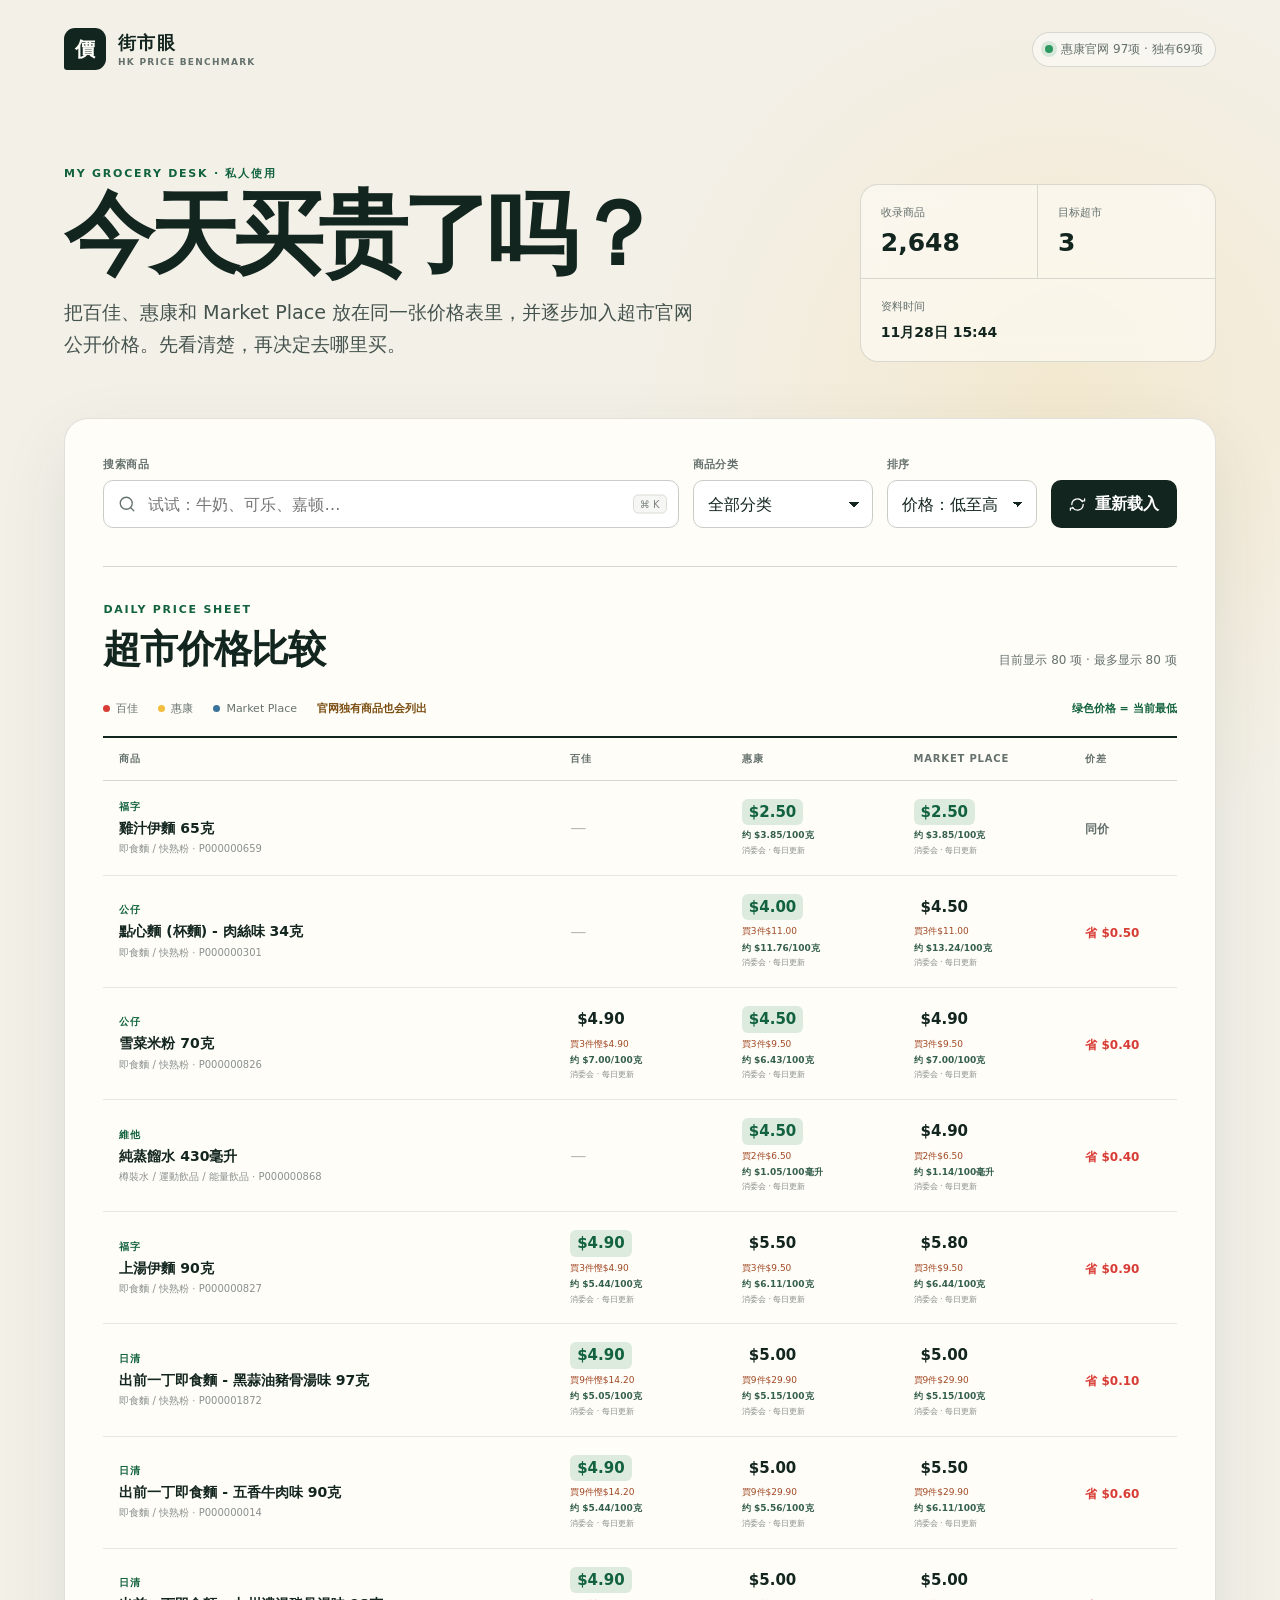
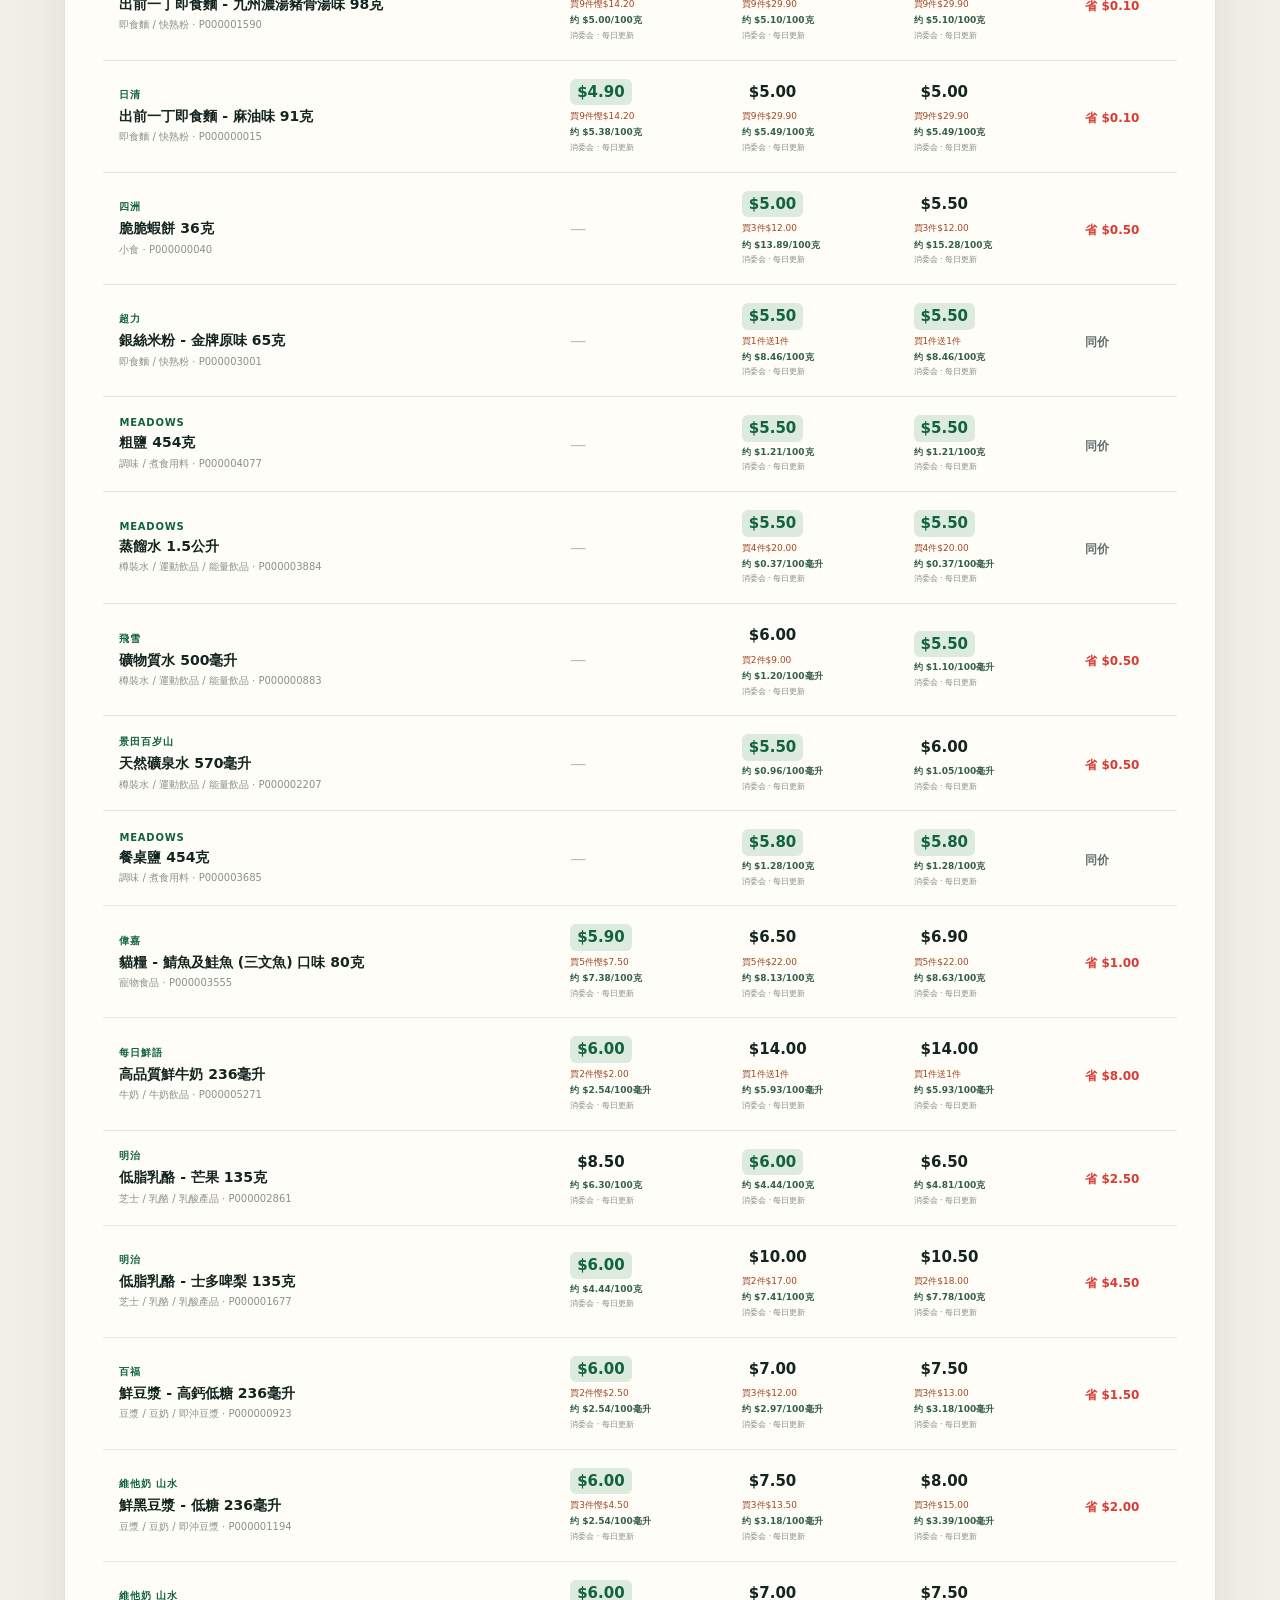
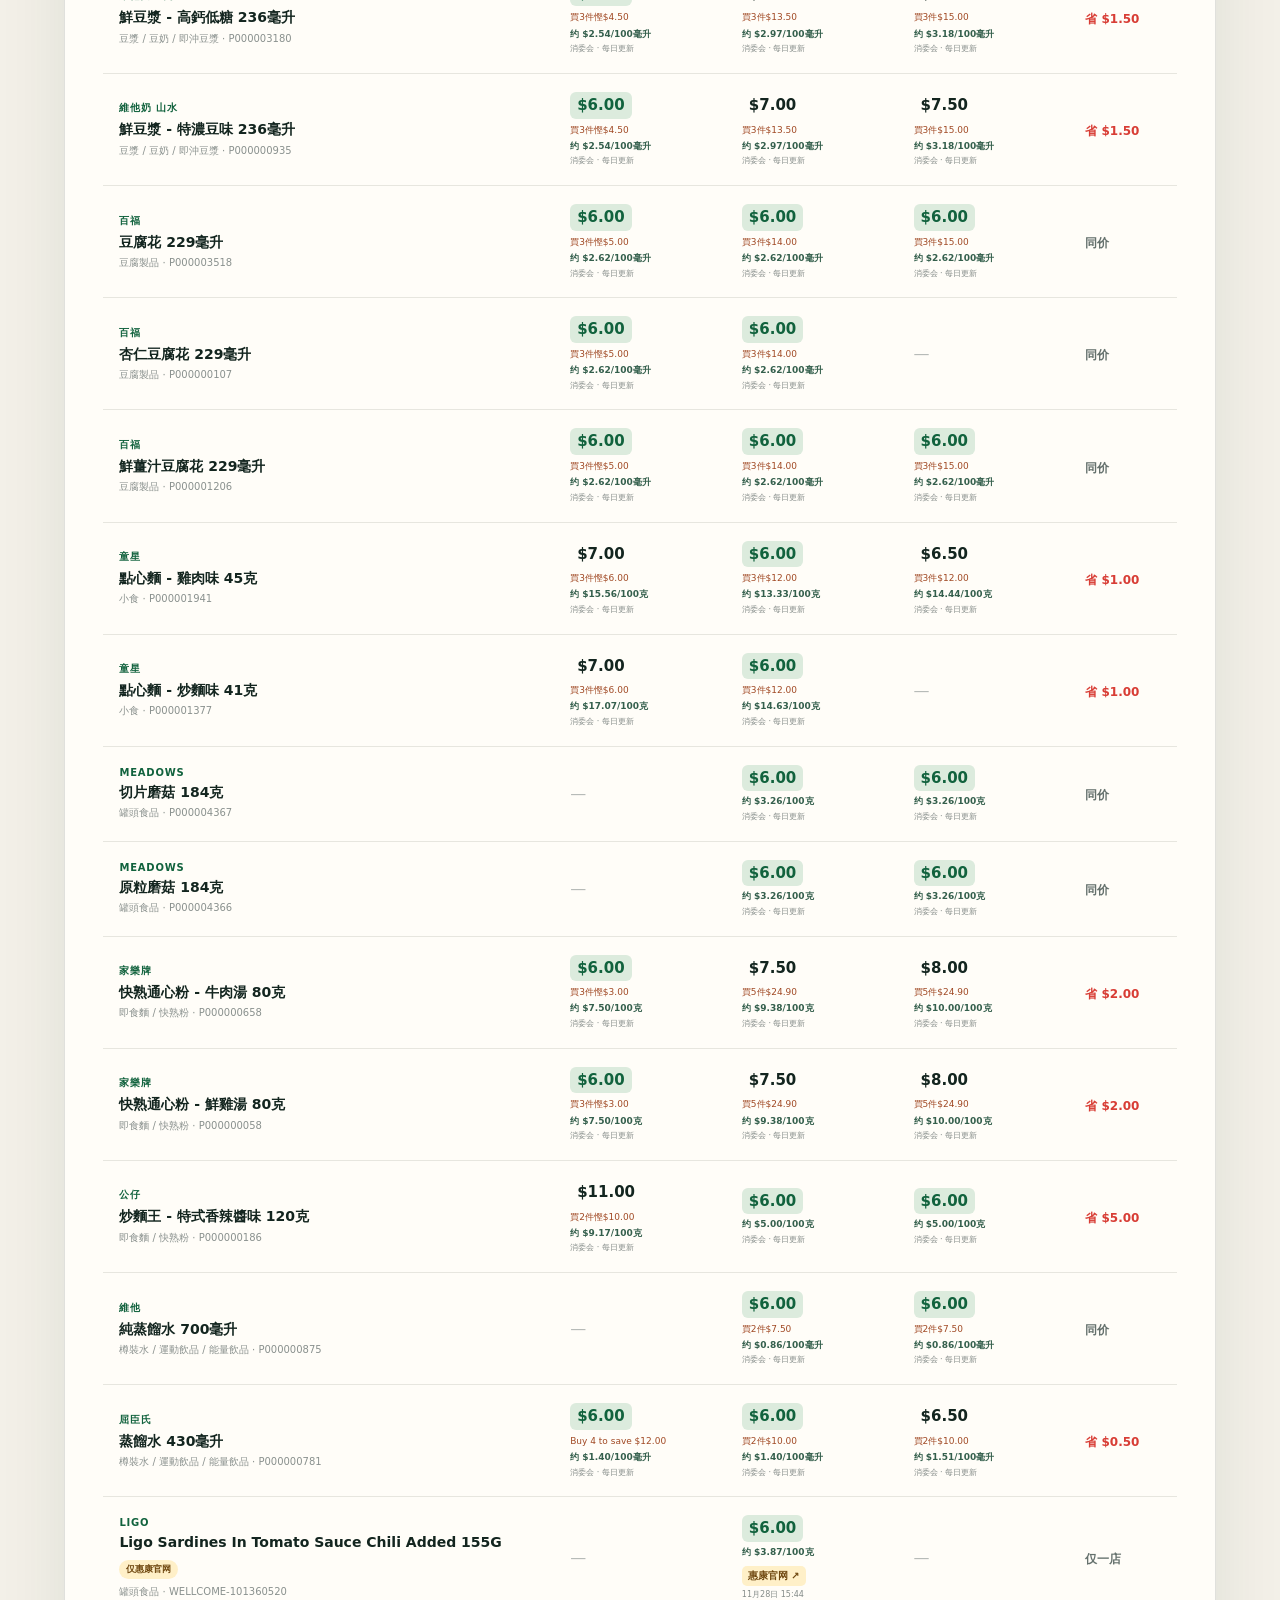
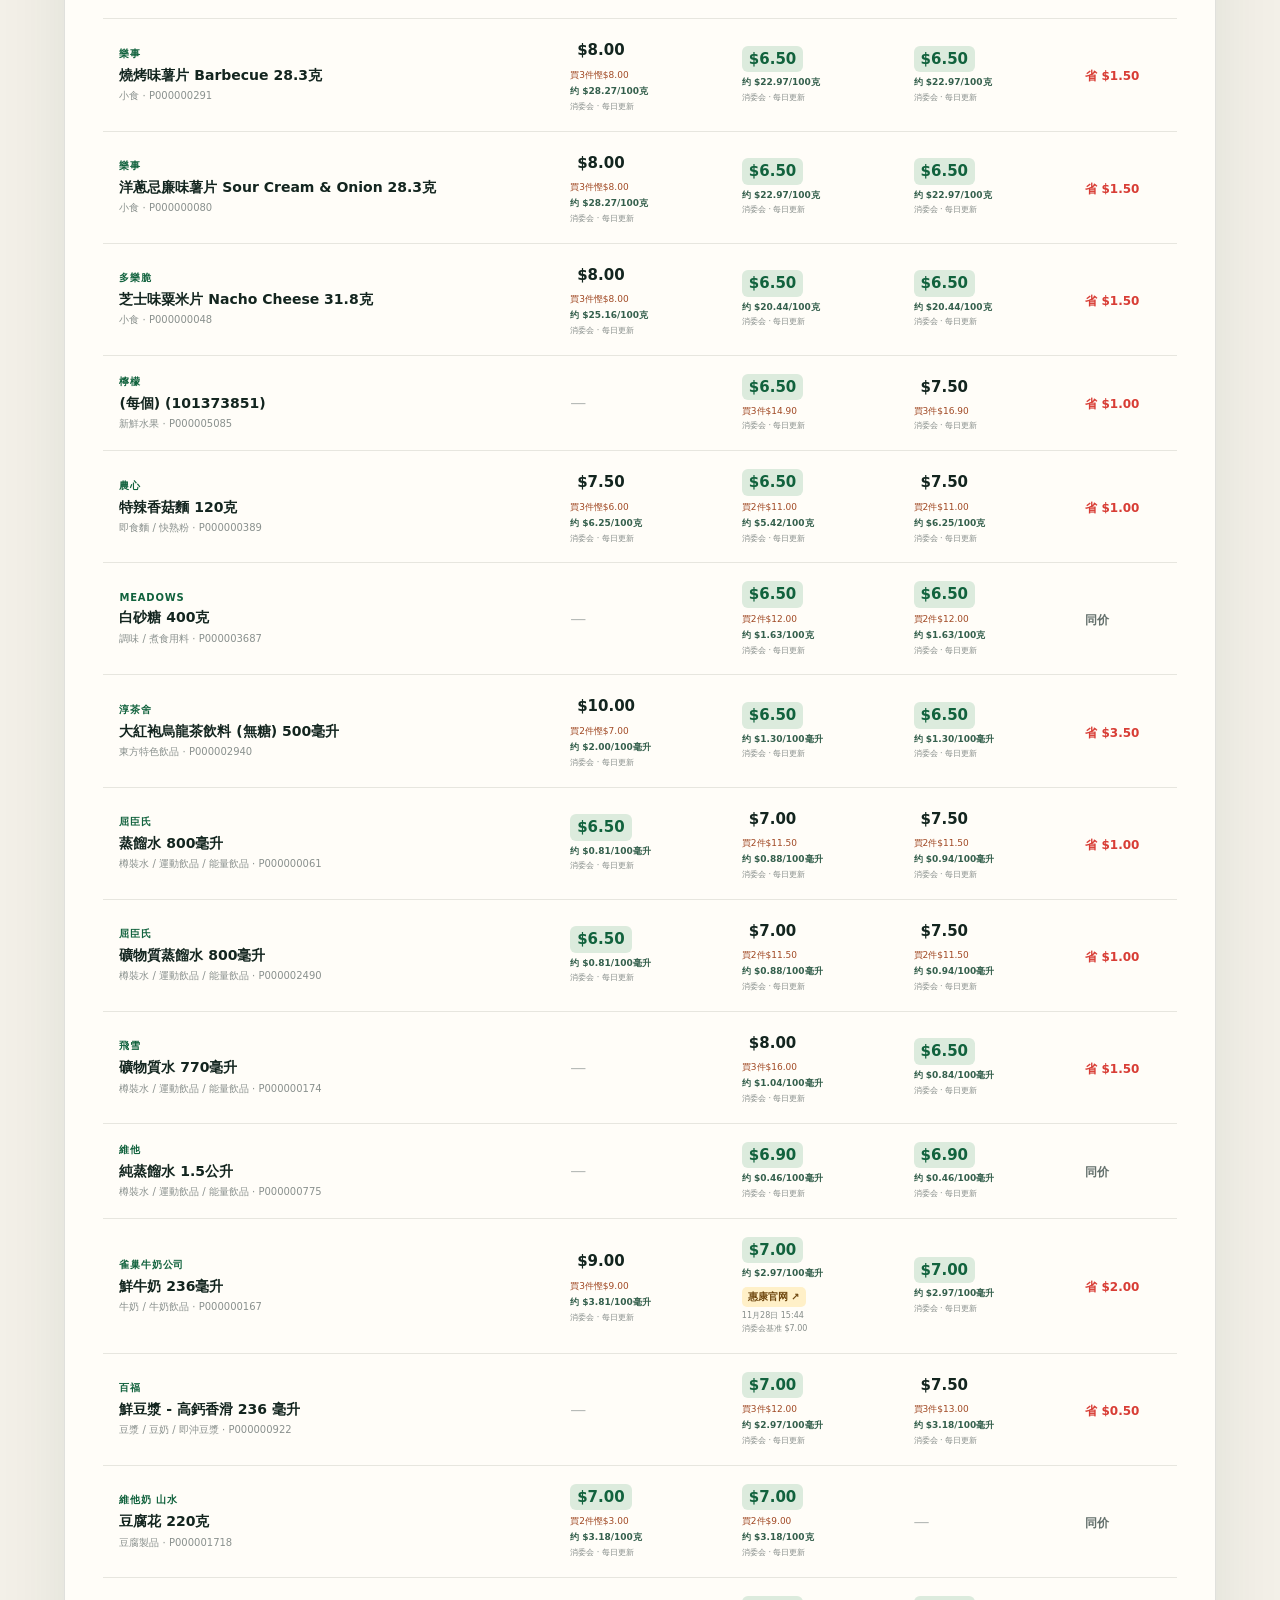
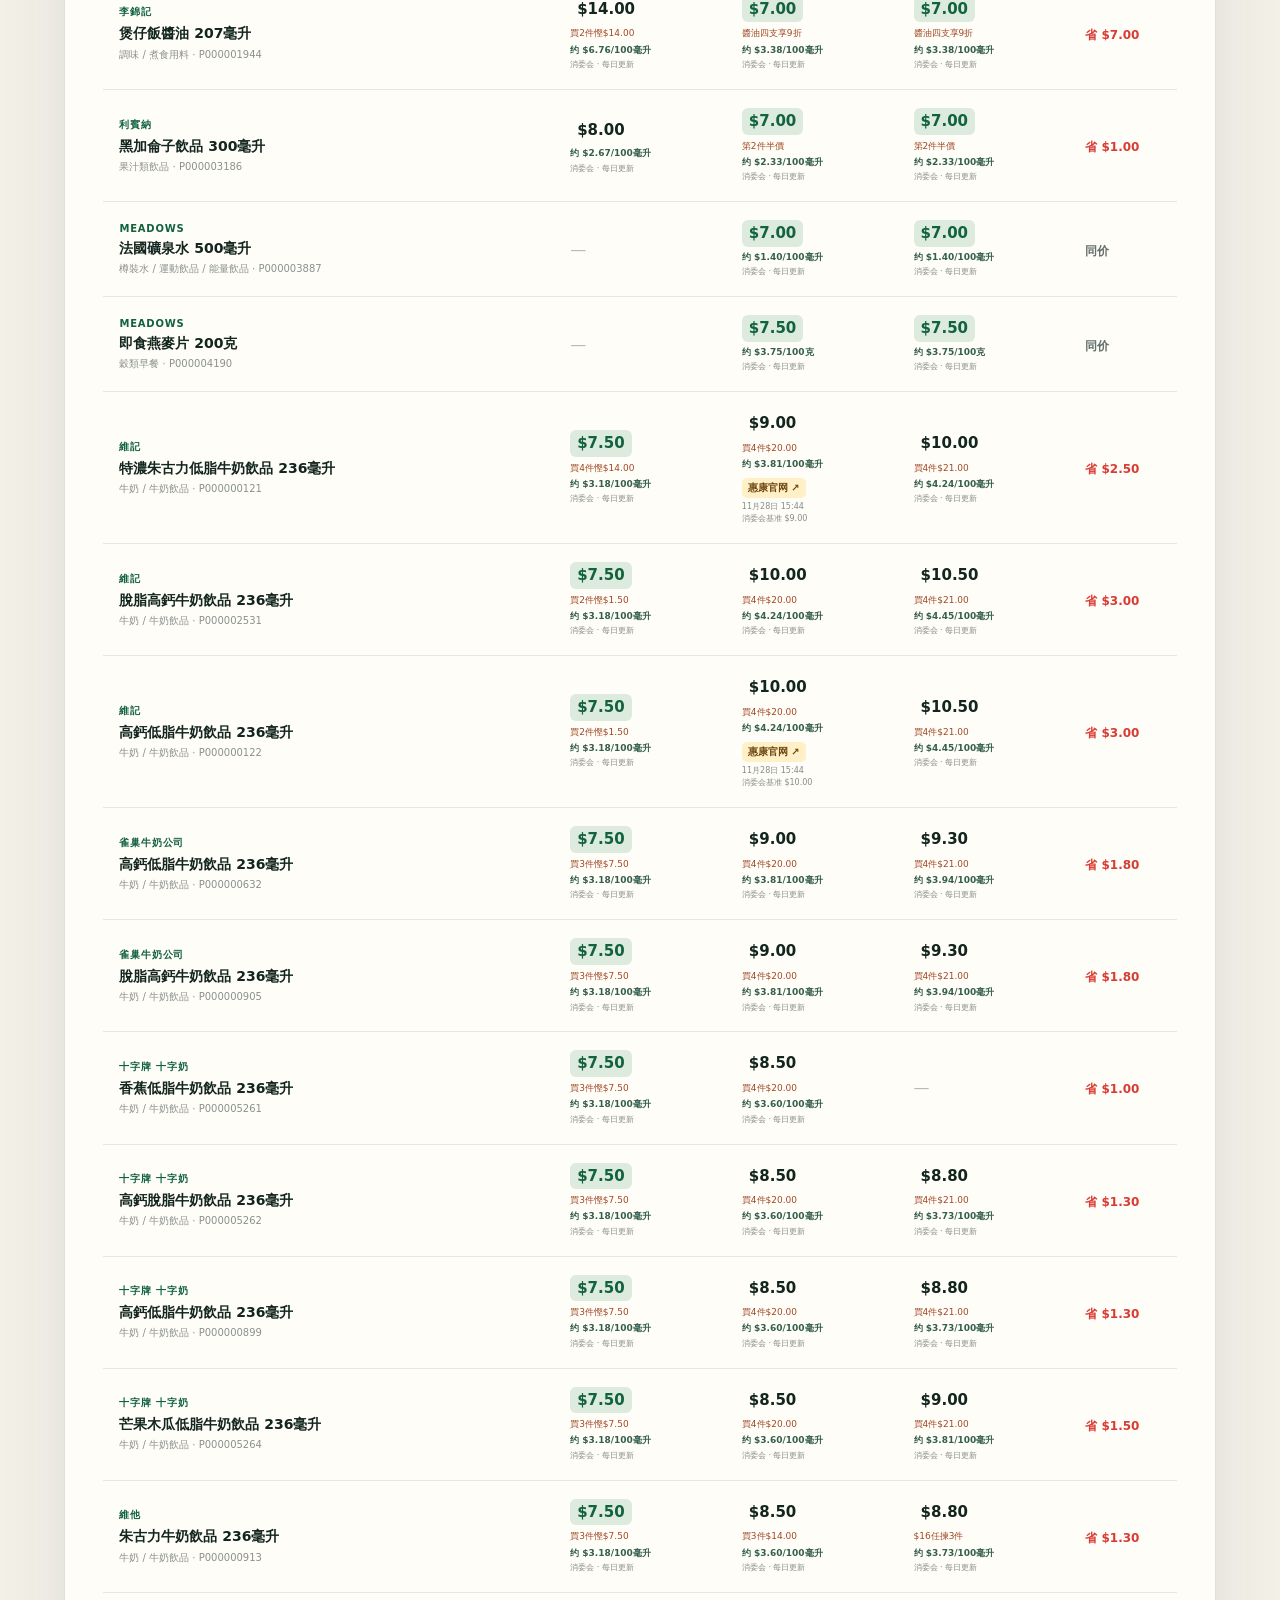
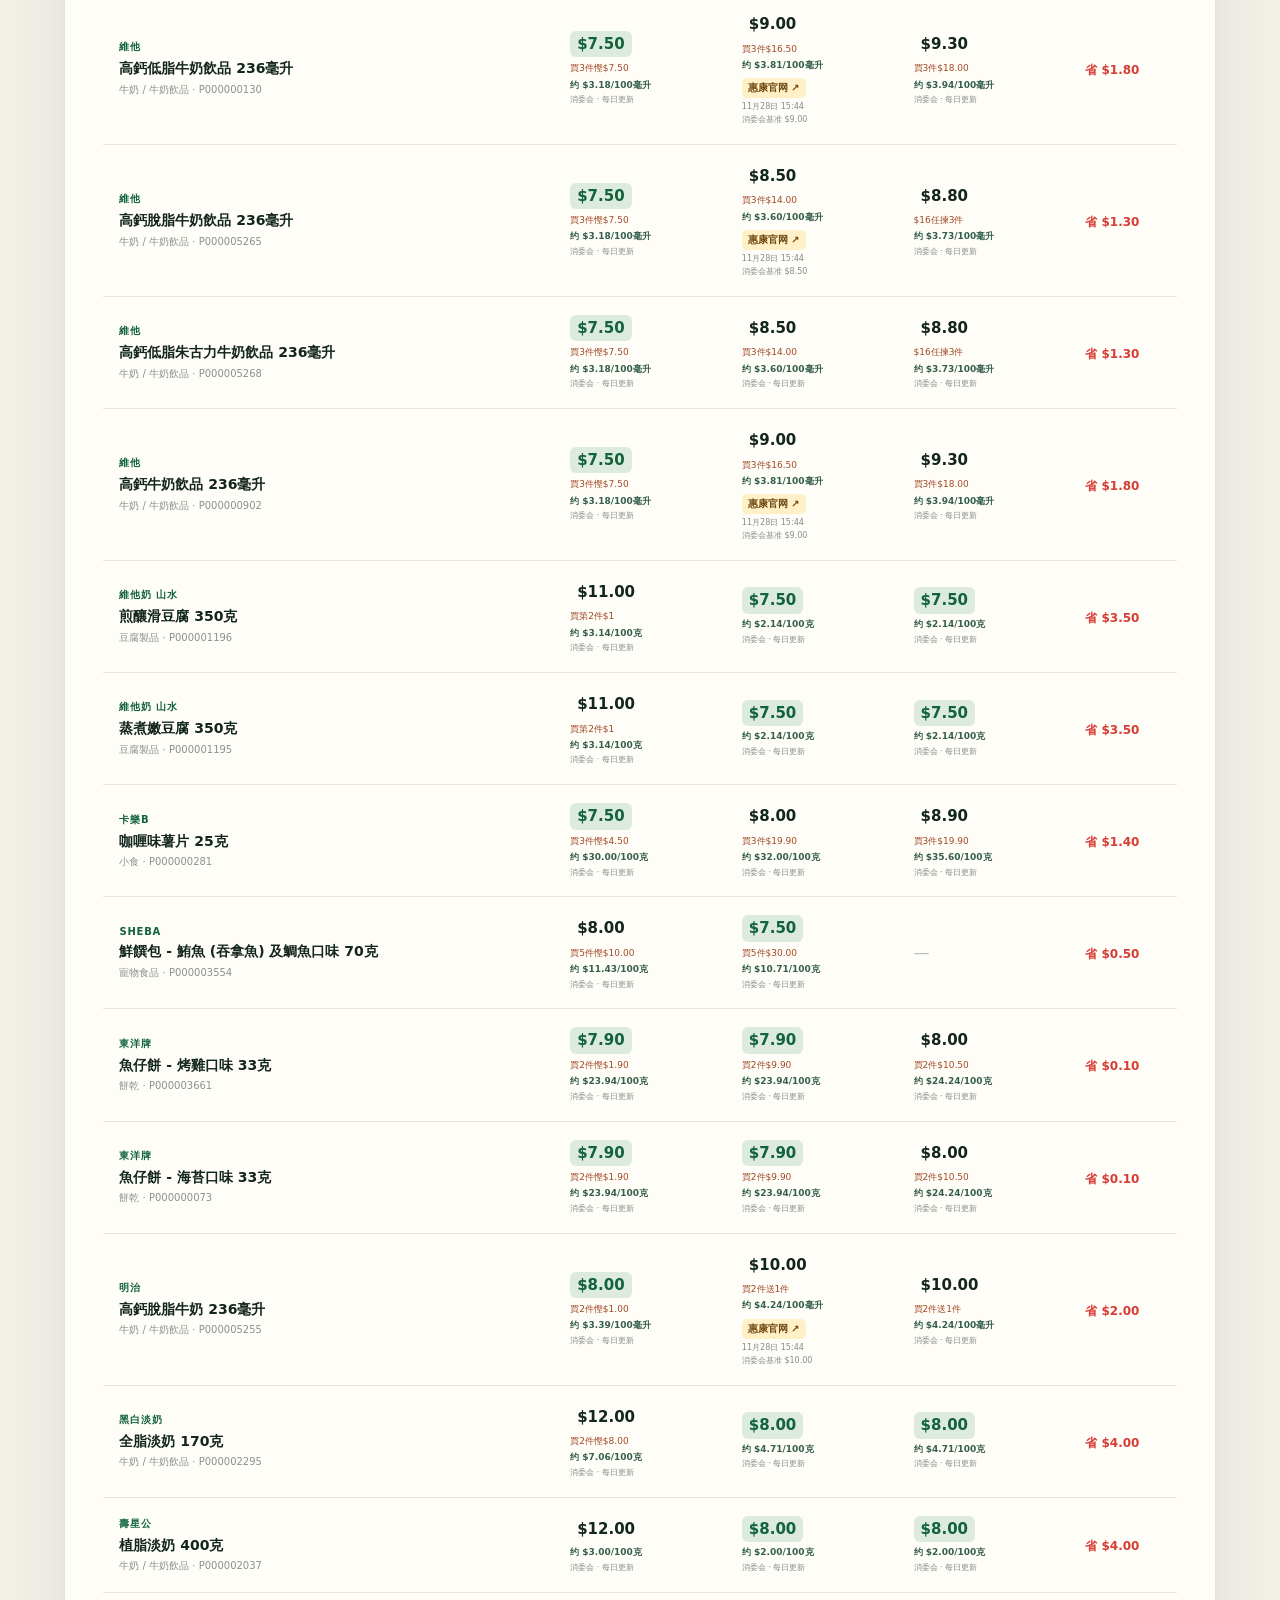
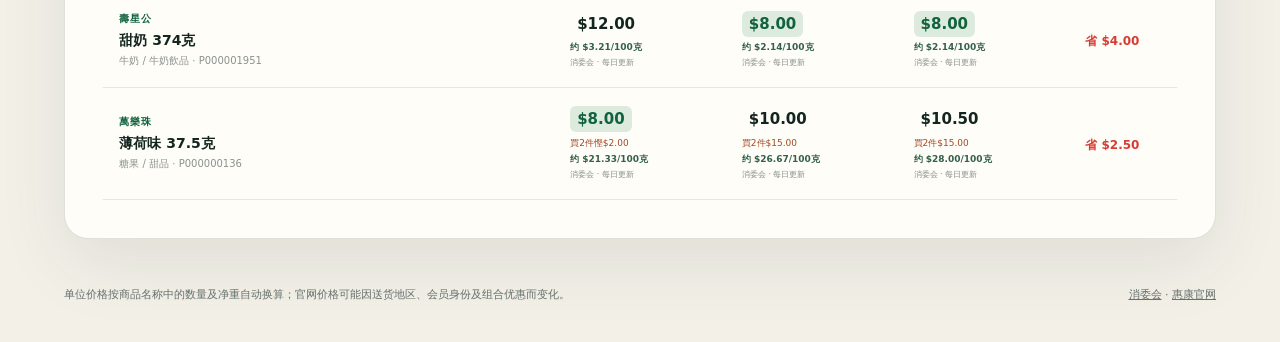
<file: index.html>
<!doctype html>
<html lang="zh-Hant">
  <head>
    <meta charset="UTF-8" />
    <meta name="viewport" content="width=device-width, initial-scale=1.0" />
    <meta name="description" content="私人使用的香港超市价格比较工具" />
    <title>街市眼 · 香港超市价格表</title>
    <link rel="icon" href="./public/favicon.svg" type="image/svg+xml" />
    <link rel="stylesheet" href="./public/styles.css" />
  </head>
  <body>
    <header class="masthead">
      <a class="brand" href="/" aria-label="街市眼首页">
        <span class="brand-mark" aria-hidden="true">價</span>
        <span>
          <strong>街市眼</strong>
          <small>HK PRICE BENCHMARK</small>
        </span>
      </a>
      <div class="live-pill" id="sourceStatus">
        <span class="status-dot"></span>
        <span>正在载入离线资料</span>
      </div>
    </header>

    <main>
      <section class="hero">
        <div class="hero-copy">
          <p class="eyebrow">MY GROCERY DESK · 私人使用</p>
          <h1>今天买贵了吗？</h1>
          <p class="intro">把百佳、惠康和 Market Place 放在同一张价格表里，并逐步加入超市官网公开价格。先看清楚，再决定去哪里买。</p>
        </div>

        <div class="summary-card" aria-label="数据概览">
          <div>
            <span class="summary-label">收录商品</span>
            <strong id="totalProducts">—</strong>
          </div>
          <div>
            <span class="summary-label">目标超市</span>
            <strong>3</strong>
          </div>
          <div>
            <span class="summary-label">资料时间</span>
            <strong id="updatedAt">同步中</strong>
          </div>
        </div>
      </section>

      <section class="workspace" aria-labelledby="price-table-title">
        <div class="toolbar">
          <div class="search-wrap">
            <label for="search">搜索商品</label>
            <div class="search-field">
              <svg viewBox="0 0 24 24" aria-hidden="true"><path d="m21 21-4.35-4.35m2.35-5.65a8 8 0 1 1-16 0 8 8 0 0 1 16 0Z"/></svg>
              <input id="search" type="search" placeholder="试试：牛奶、可乐、嘉顿…" autocomplete="off" />
              <kbd>⌘ K</kbd>
            </div>
          </div>

          <div class="filter-wrap">
            <label for="category">商品分类</label>
            <select id="category">
              <option value="">全部分类</option>
            </select>
          </div>

          <div class="sort-wrap">
            <label for="sort">排序</label>
            <select id="sort">
              <option value="price-asc">价格：低至高</option>
              <option value="price-desc">价格：高至低</option>
              <option value="name">商品名称</option>
            </select>
          </div>

          <button class="sync-button" id="syncButton" type="button">
            <svg viewBox="0 0 24 24" aria-hidden="true"><path d="M20 12a8 8 0 0 1-14.9 4M4 12A8 8 0 0 1 18.9 8M5 17H2v3M19 7h3V4"/></svg>
            重新载入
          </button>
        </div>

        <div class="table-heading">
          <div>
            <p class="eyebrow">DAILY PRICE SHEET</p>
            <h2 id="price-table-title">超市价格比较</h2>
          </div>
          <p id="resultSummary">正在整理价格…</p>
        </div>

        <div class="retailer-key" aria-label="超市栏说明">
          <span><i class="key-dot park"></i>百佳</span>
          <span><i class="key-dot wellcome"></i>惠康</span>
          <span><i class="key-dot market"></i>Market Place</span>
          <span class="official-key">官网独有商品也会列出</span>
          <span class="cheapest-key">绿色价格 = 当前最低</span>
        </div>

        <div class="notice hidden" id="notice" role="status"></div>

        <div class="table-shell">
          <table>
            <thead>
              <tr>
                <th scope="col">商品</th>
                <th scope="col">百佳</th>
                <th scope="col">惠康</th>
                <th scope="col">Market Place</th>
                <th scope="col">价差</th>
              </tr>
            </thead>
            <tbody id="priceRows">
              <tr class="loading-row"><td colspan="5"><span class="spinner"></span>正在读取消委会公开数据…</td></tr>
            </tbody>
          </table>
        </div>

        <div class="empty-state hidden" id="emptyState">
          <span>找不到</span>
          <h3>没有符合条件的商品</h3>
          <p>换一个较短的关键词，或清除分类筛选再试。</p>
        </div>
      </section>
    </main>

    <footer>
      <p>单位价格按商品名称中的数量及净重自动换算；官网价格可能因送货地区、会员身份及组合优惠而变化。</p>
      <p class="footer-sources"><a href="https://online-price-watch.consumer.org.hk/opw/opendata/pricewatch.json" target="_blank" rel="noreferrer">消委会</a> · <a href="https://www.wellcome.com.hk/zh-hant/" target="_blank" rel="noreferrer">惠康官网</a></p>
    </footer>

    <script src="./site-data/prices-0.js"></script><script src="./site-data/prices-1.js"></script><script src="./site-data/prices-2.js"></script><script src="./site-data/prices-3.js"></script><script src="./site-data/prices-4.js"></script><script src="./site-data/prices-5.js"></script><script src="./site-data/prices-6.js"></script><script src="./site-data/prices-7.js"></script><script src="./site-data/prices-8.js"></script><script src="./site-data/prices-9.js"></script><script src="./site-data/prices-10.js"></script><script src="./site-data/prices-11.js"></script><script src="./site-data/prices-12.js"></script><script src="./site-data/prices-13.js"></script><script src="./site-data/prices-14.js"></script><script src="./site-data/prices-15.js"></script><script src="./site-data/prices-16.js"></script><script src="./site-data/prices-17.js"></script><script src="./site-data/prices-18.js"></script><script src="./site-data/prices-19.js"></script><script src="./site-data/prices-20.js"></script><script src="./site-data/prices-21.js"></script><script src="./site-data/prices-22.js"></script><script src="./site-data/prices-23.js"></script><script src="./site-data/prices-24.js"></script><script src="./site-data/prices-25.js"></script><script src="./site-data/prices-26.js"></script><script src="./site-data/adapter.js"></script><script type="module" src="./site-data/app.js"></script>
  </body>
</html>
</file>
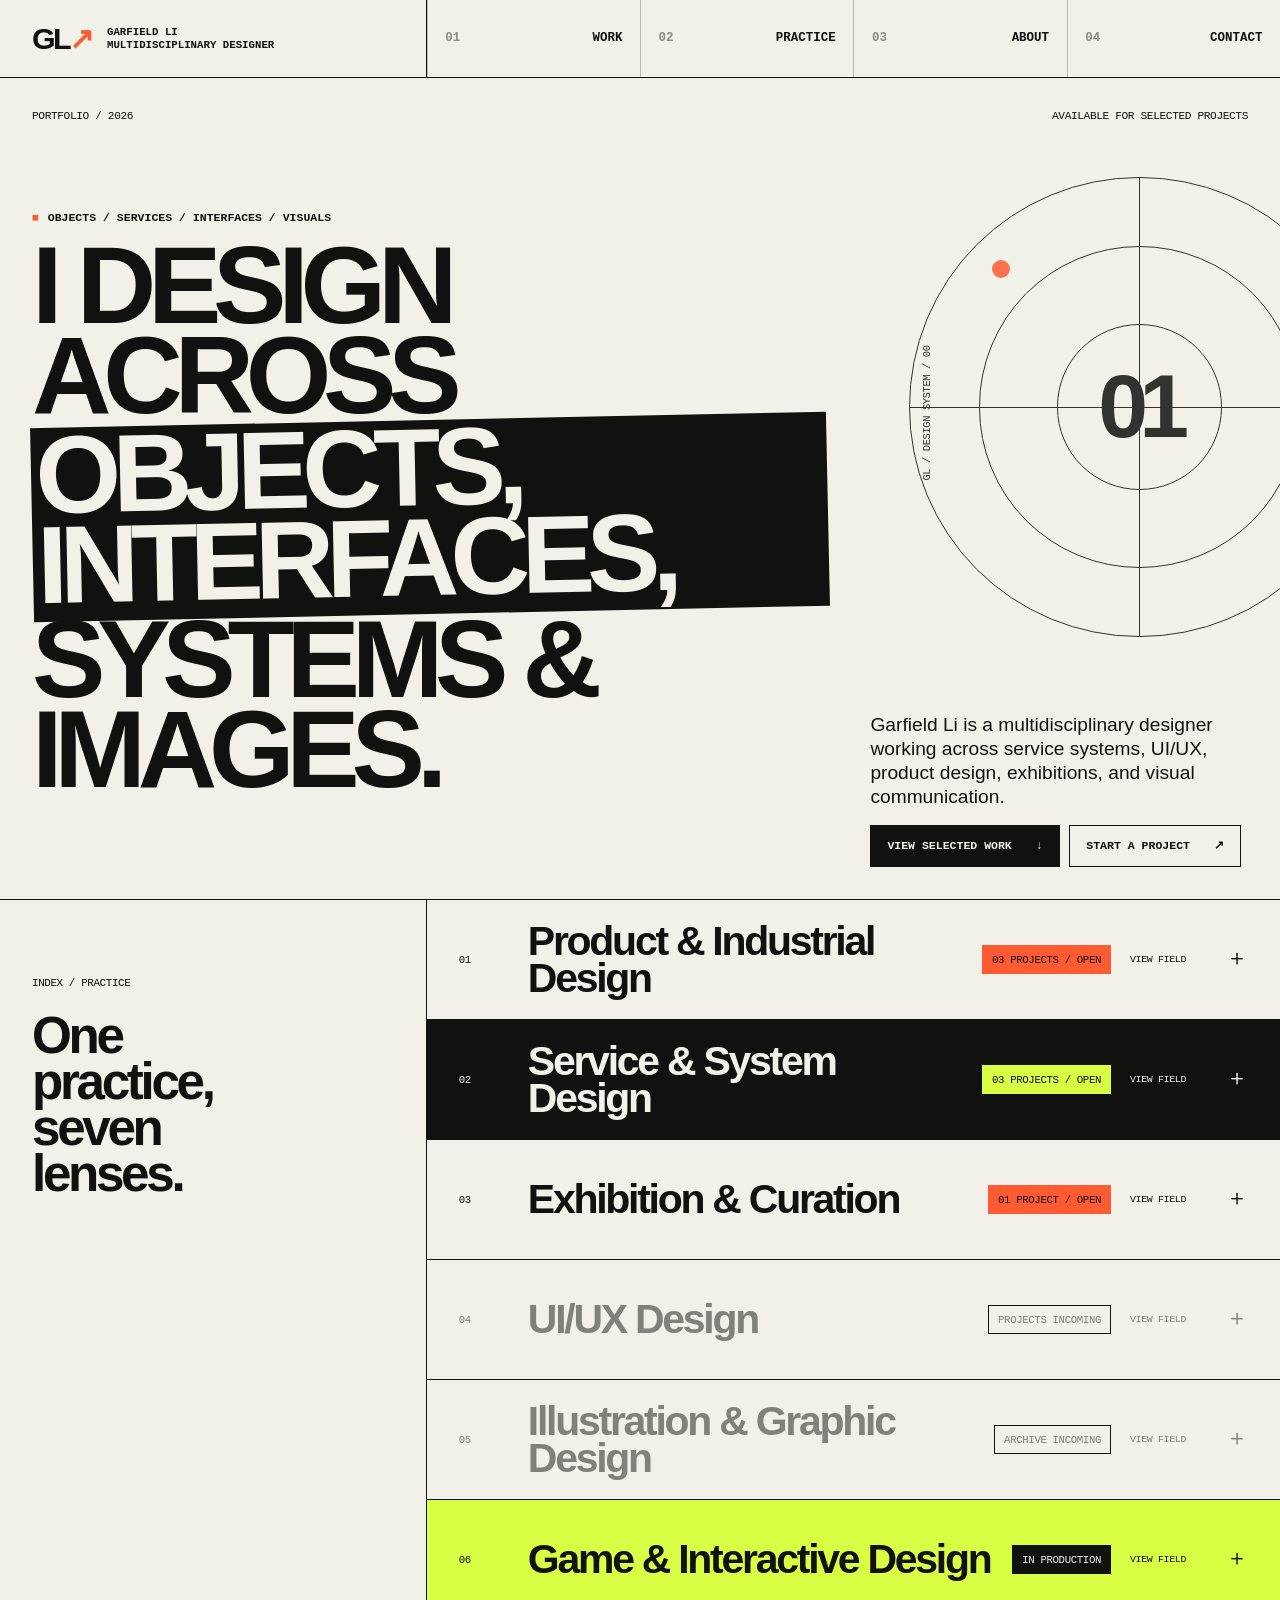
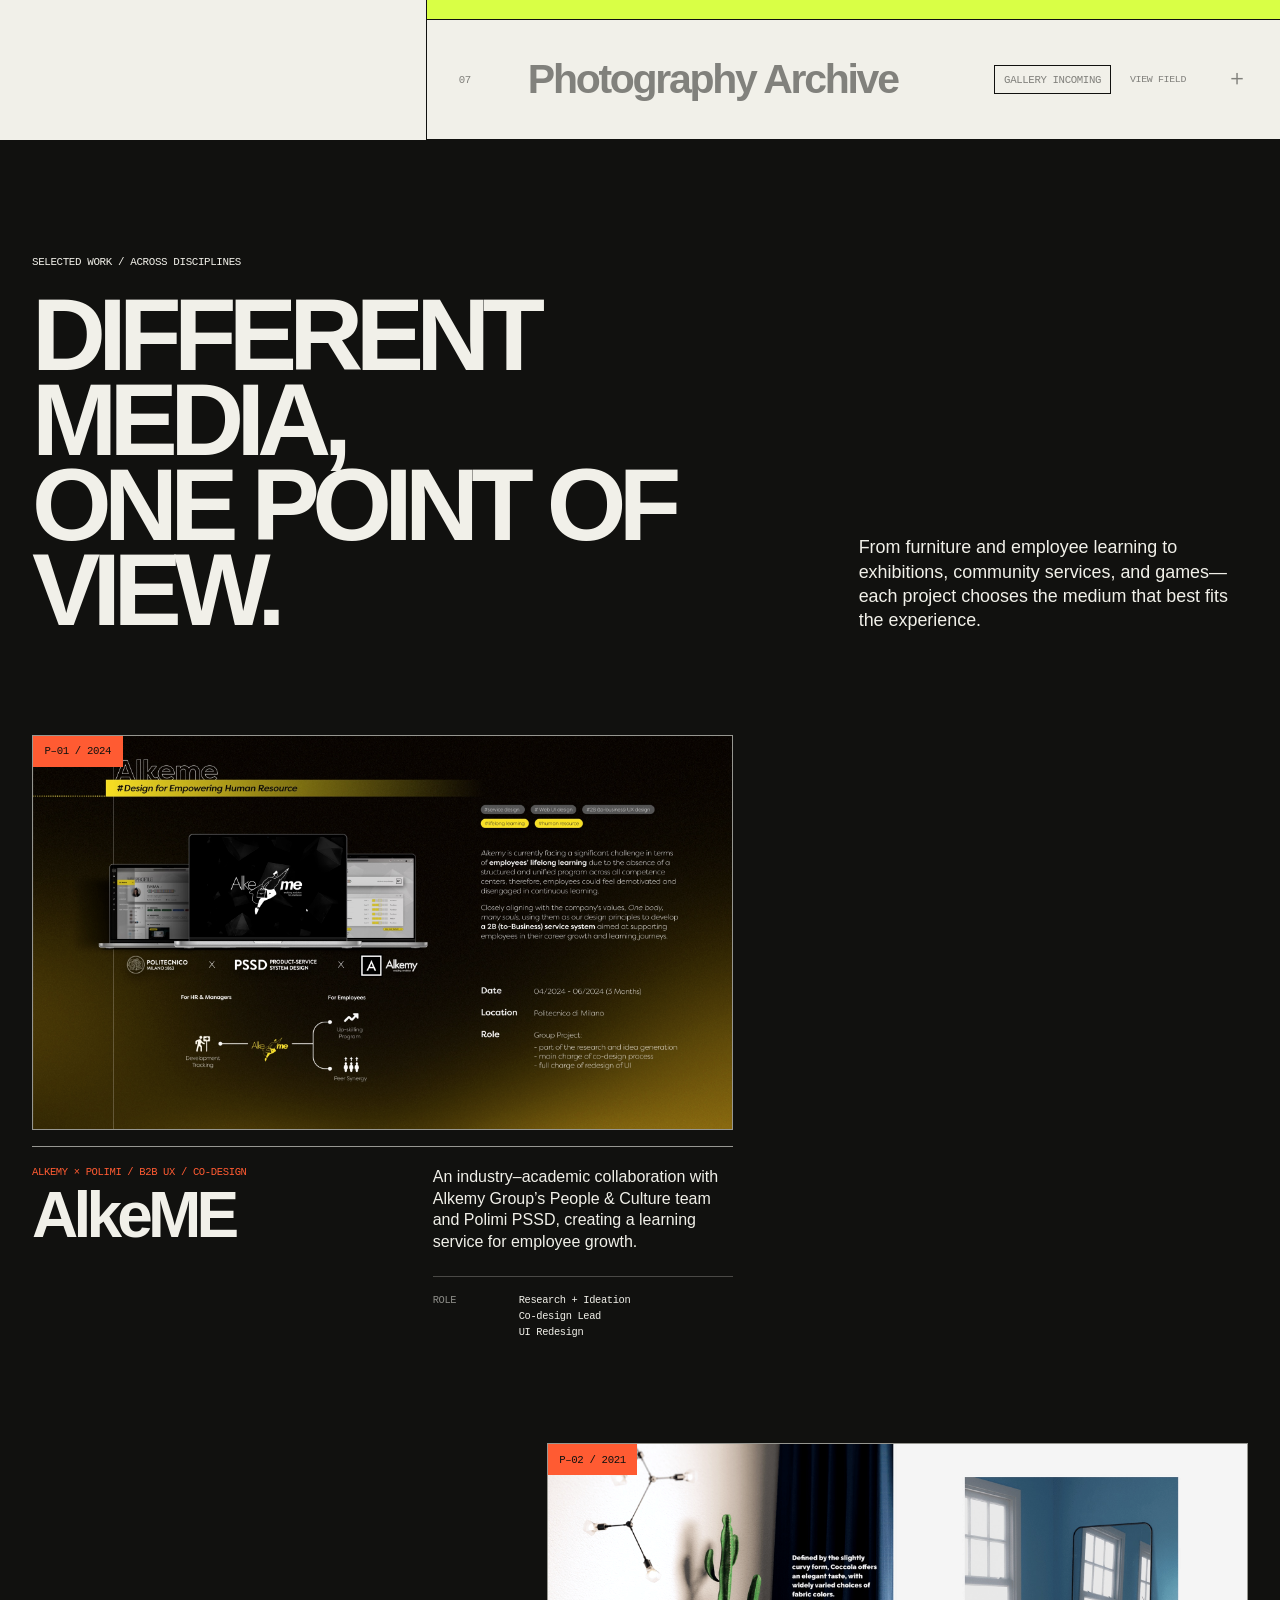
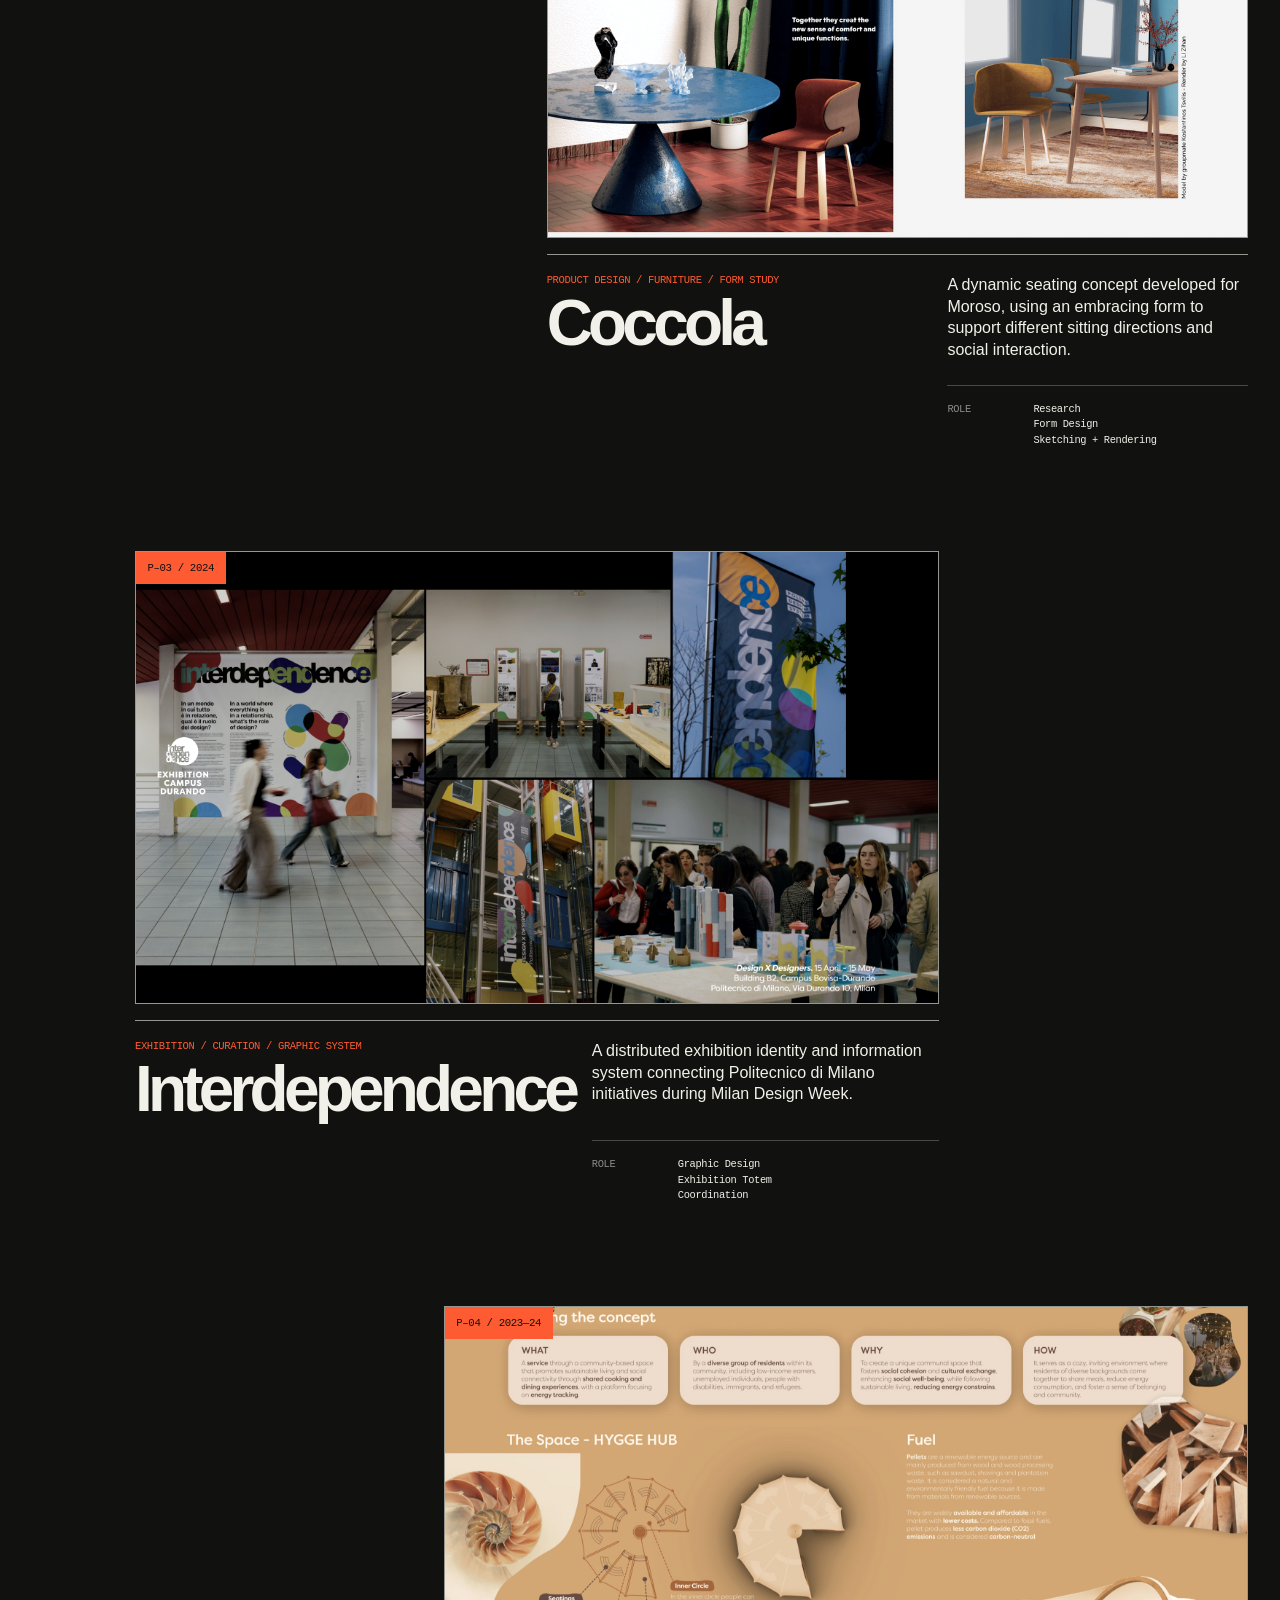
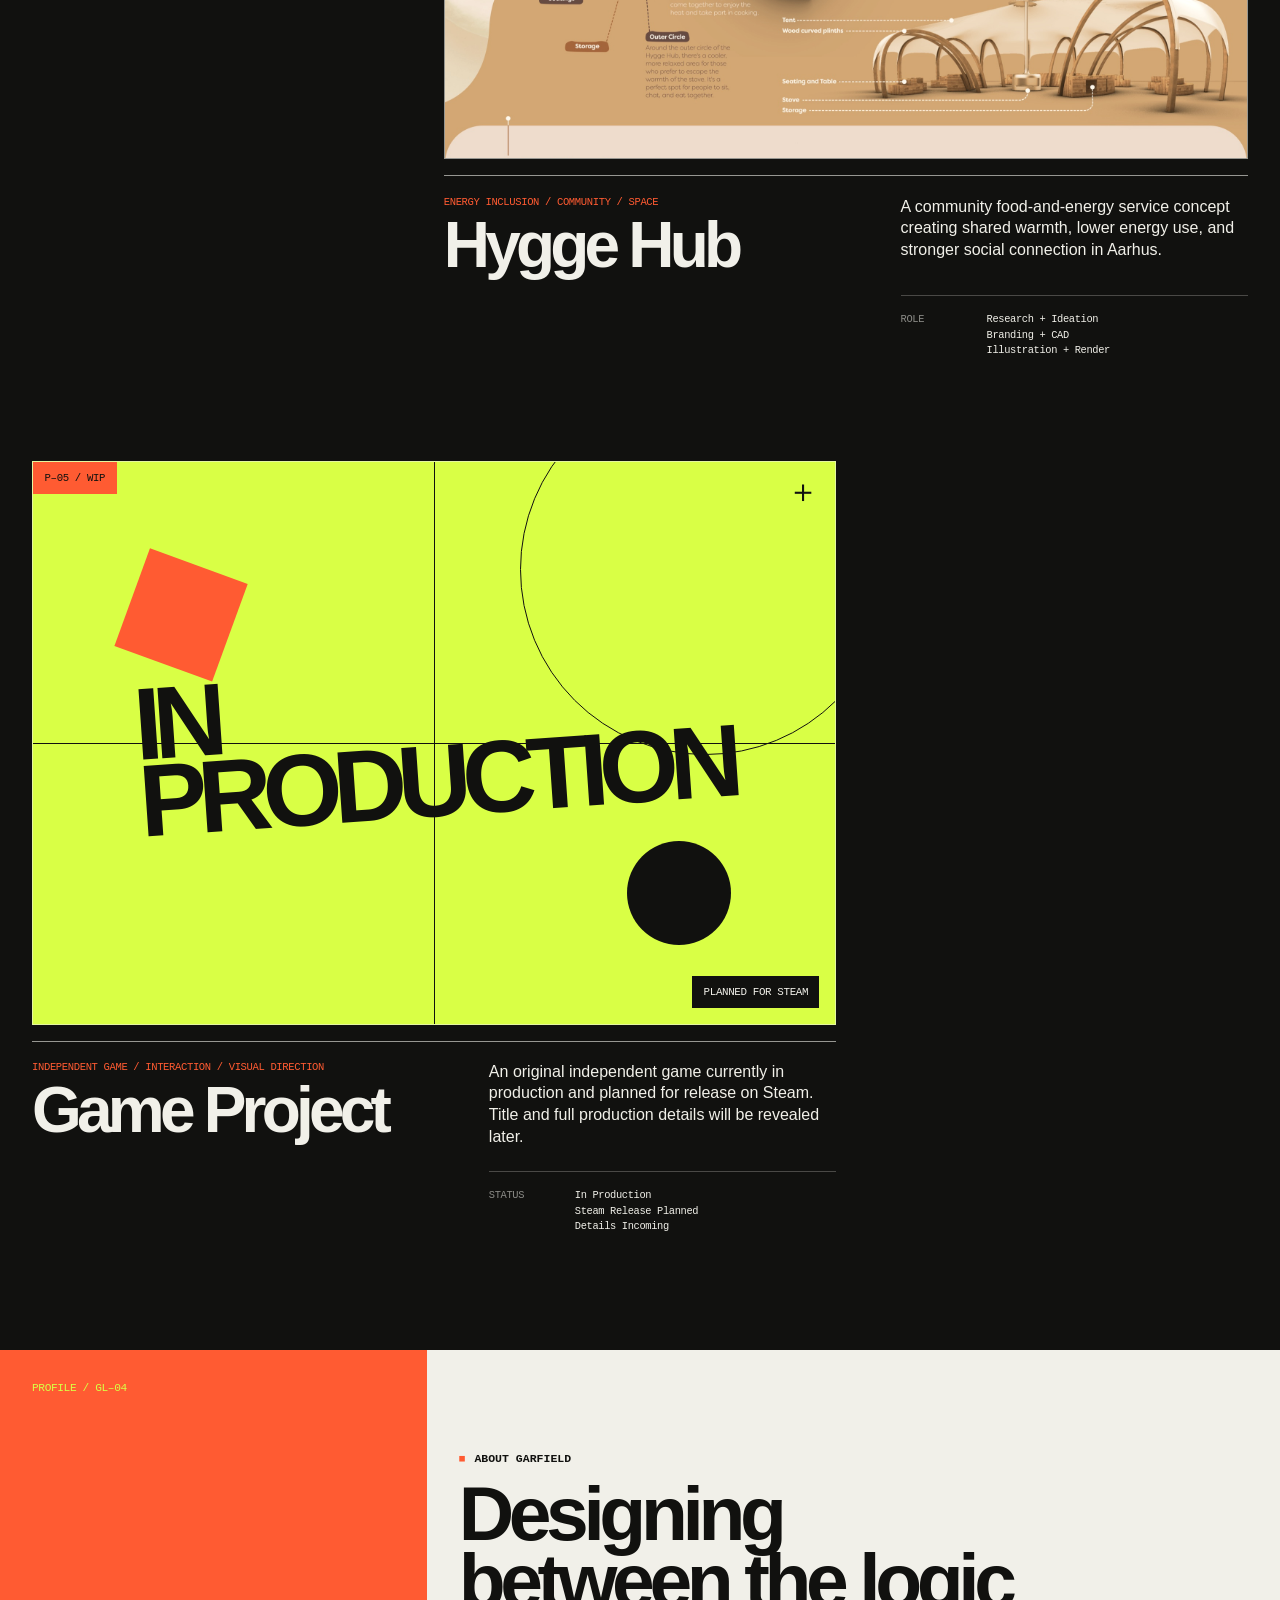
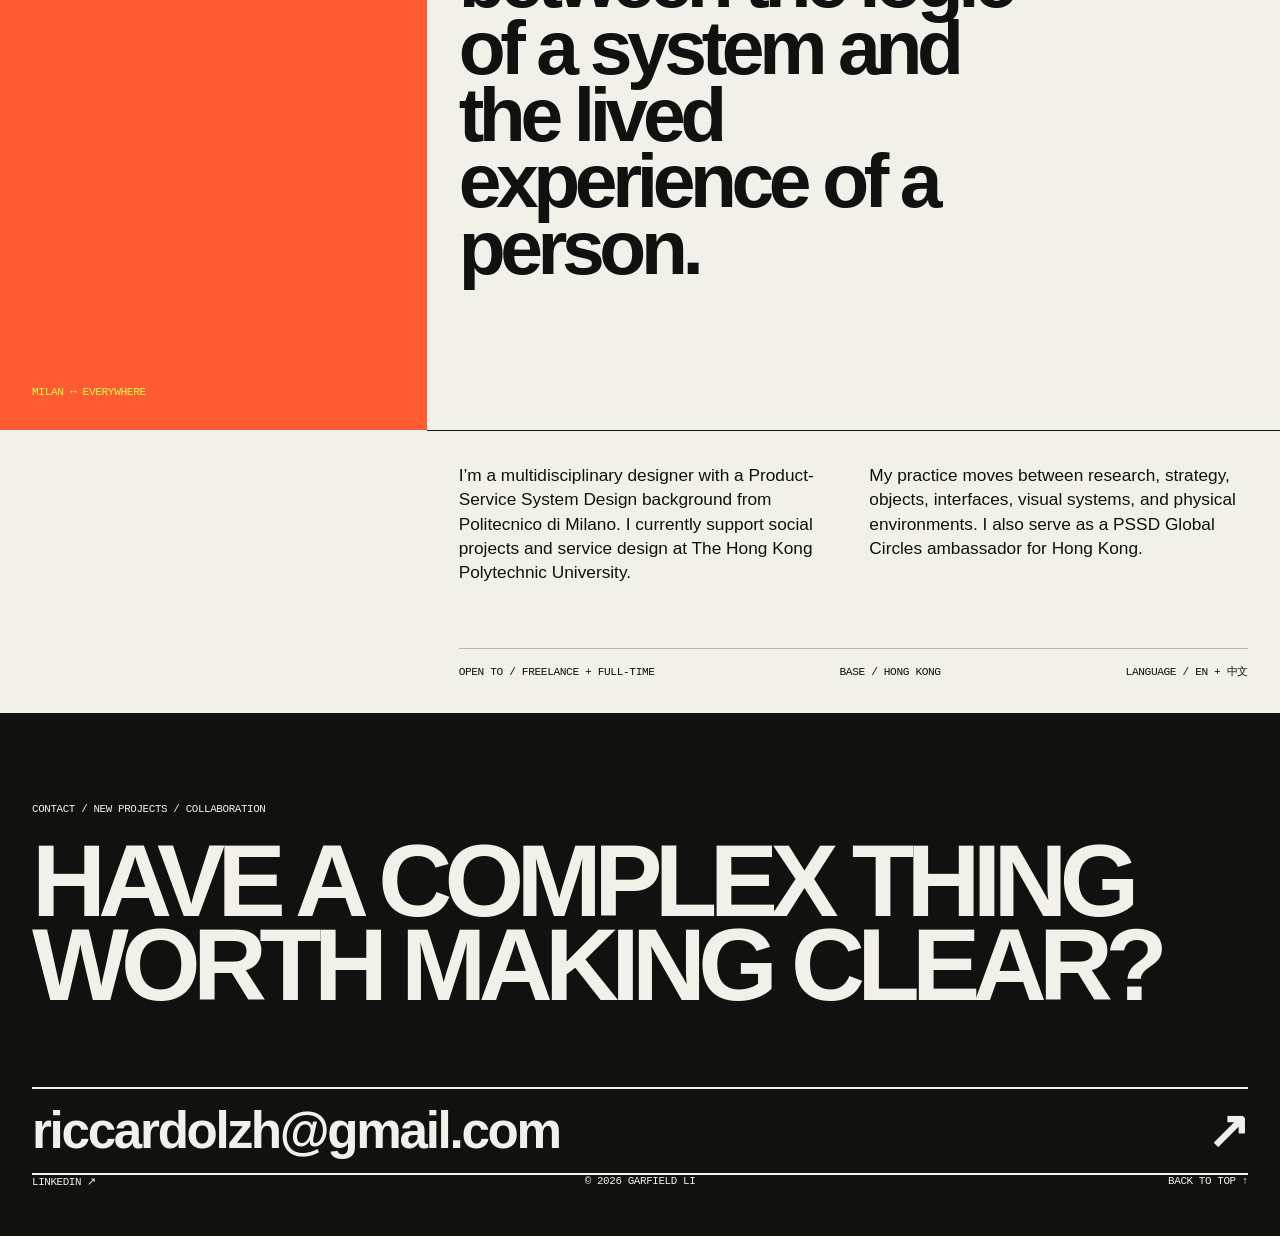
<file: portfolio/index.html>
<!doctype html>
<html lang="en">
  <head>
    <meta charset="UTF-8" />
    <meta name="viewport" content="width=device-width, initial-scale=1.0" />
    <meta
      name="description"
      content="Garfield Li is a multidisciplinary designer working across products, services, UI/UX, exhibitions, visual communication, and interactive experiences."
    />
    <meta name="theme-color" content="#f1f0e9" />
    <title>Garfield Li — Multidisciplinary Designer</title>
    <link rel="icon" href="favicon.svg" type="image/svg+xml" />
    <link rel="stylesheet" href="styles.css?v=20261108-accordion" />
    <script src="app.js?v=20261108-accordion" defer></script>
  </head>
  <body>
    <a class="skip-link" href="#main">Skip to content</a>
    <div class="scroll-meter" aria-hidden="true"><span></span></div>

    <header class="site-header" data-header>
      <a class="identity" href="#top" aria-label="Garfield Li, back to top">
        <span class="identity-mark">GL<span>↗</span></span>
        <span class="identity-copy">Garfield Li<br />Multidisciplinary Designer</span>
      </a>

      <button class="menu-button" type="button" aria-expanded="false" aria-controls="primary-nav">
        <span>Menu</span><span class="menu-symbol">＋</span>
      </button>

      <nav class="primary-nav" id="primary-nav" aria-label="Primary navigation">
        <a href="#work"><span>01</span>Work</a>
        <a href="#practice"><span>02</span>Practice</a>
        <a href="#about"><span>03</span>About</a>
        <a href="#contact"><span>04</span>Contact</a>
      </nav>
    </header>

    <main id="main">
      <section class="hero" id="top" aria-labelledby="hero-title">
        <div class="hero-meta mono">
          <span>PORTFOLIO / 2026</span>
          <span>AVAILABLE FOR SELECTED PROJECTS</span>
        </div>

        <div class="hero-heading-wrap">
          <p class="eyebrow">Objects / Services / Interfaces / Visuals</p>
          <h1 id="hero-title">
            I design across
            <span class="hero-emphasis">objects, interfaces,</span>
            systems &amp; images.
          </h1>
        </div>

        <div class="hero-foot">
          <p class="hero-intro">
            Garfield Li is a multidisciplinary designer working across service systems,
            UI/UX, product design, exhibitions, and visual communication.
          </p>
          <div class="hero-actions">
            <a class="button button-dark" href="#work">View selected work <span>↓</span></a>
            <a class="button button-line" href="mailto:riccardolzh@gmail.com">Start a project <span>↗</span></a>
          </div>
        </div>

        <div class="hero-system" aria-hidden="true">
          <span class="system-label mono">GL / DESIGN SYSTEM / 00</span>
          <div class="system-orbit orbit-one"></div>
          <div class="system-orbit orbit-two"></div>
          <div class="system-cross"></div>
          <span class="system-dot dot-one"></span>
          <span class="system-dot dot-two"></span>
          <strong>01</strong>
        </div>
      </section>

      <section class="practice-index" id="practice" aria-labelledby="practice-title">
        <div class="section-kicker">
          <p class="mono">INDEX / PRACTICE</p>
          <h2 id="practice-title">One practice, seven lenses.</h2>
        </div>
        <div class="practice-list">
          <article class="practice-item ready" data-practice>
            <button class="practice-row" type="button" aria-expanded="false" aria-controls="practice-panel-product">
              <span class="practice-num mono">01</span>
              <h3>Product &amp; Industrial Design</h3>
              <span class="practice-status mono">03 PROJECTS / OPEN</span>
              <span class="practice-toggle" aria-hidden="true"><span class="mono">VIEW FIELD</span><b>＋</b></span>
            </button>
            <div class="practice-panel" id="practice-panel-product" hidden>
              <p class="practice-panel-label mono">VIEW MORE PROJECTS IN THIS FIELD</p>
              <div class="practice-links">
                <a href="#project-coccola"><span class="mono">01 / FEATURED</span><strong>Coccola</strong><em>Jump to project ↓</em></a>
                <a href="https://www.behance.net/gallery/167796511/Model-A-Product-Design-Project" target="_blank" rel="noreferrer"><span class="mono">02 / ARCHIVE</span><strong>Model A</strong><em>Behance ↗</em></a>
                <a href="https://www.behance.net/gallery/167775527/CYLIMIX-Product-Design-Project-01" target="_blank" rel="noreferrer"><span class="mono">03 / ARCHIVE</span><strong>CYLIMIX</strong><em>Behance ↗</em></a>
              </div>
            </div>
          </article>
          <article class="practice-item active" data-practice>
            <button class="practice-row" type="button" aria-expanded="false" aria-controls="practice-panel-service">
              <span class="practice-num mono">02</span>
              <h3>Service &amp; System Design</h3>
              <span class="practice-status mono">03 PROJECTS / OPEN</span>
              <span class="practice-toggle" aria-hidden="true"><span class="mono">VIEW FIELD</span><b>＋</b></span>
            </button>
            <div class="practice-panel" id="practice-panel-service" hidden>
              <p class="practice-panel-label mono">VIEW MORE PROJECTS IN THIS FIELD</p>
              <div class="practice-links">
                <a href="#project-alkeme"><span class="mono">01 / FEATURED</span><strong>AlkeME</strong><em>Jump to project ↓</em></a>
                <a href="#project-hygge"><span class="mono">02 / FEATURED</span><strong>Hygge Hub</strong><em>Jump to project ↓</em></a>
                <a href="https://www.behance.net/gallery/167975845/F-Station" target="_blank" rel="noreferrer"><span class="mono">03 / ARCHIVE</span><strong>F Station</strong><em>Behance ↗</em></a>
              </div>
            </div>
          </article>
          <article class="practice-item ready" data-practice>
            <button class="practice-row" type="button" aria-expanded="false" aria-controls="practice-panel-exhibition">
              <span class="practice-num mono">03</span>
              <h3>Exhibition &amp; Curation</h3>
              <span class="practice-status mono">01 PROJECT / OPEN</span>
              <span class="practice-toggle" aria-hidden="true"><span class="mono">VIEW FIELD</span><b>＋</b></span>
            </button>
            <div class="practice-panel" id="practice-panel-exhibition" hidden>
              <p class="practice-panel-label mono">VIEW MORE PROJECTS IN THIS FIELD</p>
              <div class="practice-links">
                <a href="#project-interdependence"><span class="mono">01 / FEATURED</span><strong>Interdependence</strong><em>Jump to project ↓</em></a>
              </div>
            </div>
          </article>
          <article class="practice-item pending" data-practice>
            <button class="practice-row" type="button" aria-expanded="false" aria-controls="practice-panel-uiux">
              <span class="practice-num mono">04</span>
              <h3>UI/UX Design</h3>
              <span class="practice-status mono">PROJECTS INCOMING</span>
              <span class="practice-toggle" aria-hidden="true"><span class="mono">VIEW FIELD</span><b>＋</b></span>
            </button>
            <div class="practice-panel" id="practice-panel-uiux" hidden>
              <p class="practice-panel-label mono">VIEW MORE PROJECTS IN THIS FIELD</p>
              <div class="practice-links">
                <a href="#project-alkeme"><span class="mono">01 / UI REDESIGN</span><strong>AlkeME Interface</strong><em>Jump to project ↓</em></a>
                <div class="practice-empty"><strong>Dedicated UI/UX case studies are being prepared.</strong><span class="mono">MORE PROJECTS / INCOMING</span></div>
              </div>
            </div>
          </article>
          <article class="practice-item pending" data-practice>
            <button class="practice-row" type="button" aria-expanded="false" aria-controls="practice-panel-visual">
              <span class="practice-num mono">05</span>
              <h3>Illustration &amp; Graphic Design</h3>
              <span class="practice-status mono">ARCHIVE INCOMING</span>
              <span class="practice-toggle" aria-hidden="true"><span class="mono">VIEW FIELD</span><b>＋</b></span>
            </button>
            <div class="practice-panel" id="practice-panel-visual" hidden>
              <p class="practice-panel-label mono">VIEW MORE PROJECTS IN THIS FIELD</p>
              <div class="practice-links">
                <a href="https://www.behance.net/gallery/167798495/Illustrations" target="_blank" rel="noreferrer"><span class="mono">01 / ARCHIVE</span><strong>Illustrations</strong><em>Behance ↗</em></a>
                <a href="https://www.behance.net/gallery/167797019/Starsirius-Branding-Project" target="_blank" rel="noreferrer"><span class="mono">02 / ARCHIVE</span><strong>Starsirius Branding</strong><em>Behance ↗</em></a>
              </div>
            </div>
          </article>
          <article class="practice-item wip" data-practice>
            <button class="practice-row" type="button" aria-expanded="false" aria-controls="practice-panel-game">
              <span class="practice-num mono">06</span>
              <h3>Game &amp; Interactive Design</h3>
              <span class="practice-status mono">IN PRODUCTION</span>
              <span class="practice-toggle" aria-hidden="true"><span class="mono">VIEW FIELD</span><b>＋</b></span>
            </button>
            <div class="practice-panel" id="practice-panel-game" hidden>
              <p class="practice-panel-label mono">VIEW MORE PROJECTS IN THIS FIELD</p>
              <div class="practice-links">
                <a href="#project-game"><span class="mono">01 / IN PRODUCTION</span><strong>Independent Game</strong><em>Jump to project ↓</em></a>
              </div>
            </div>
          </article>
          <article class="practice-item pending" data-practice>
            <button class="practice-row" type="button" aria-expanded="false" aria-controls="practice-panel-photo">
              <span class="practice-num mono">07</span>
              <h3>Photography Archive</h3>
              <span class="practice-status mono">GALLERY INCOMING</span>
              <span class="practice-toggle" aria-hidden="true"><span class="mono">VIEW FIELD</span><b>＋</b></span>
            </button>
            <div class="practice-panel" id="practice-panel-photo" hidden>
              <p class="practice-panel-label mono">VIEW MORE PROJECTS IN THIS FIELD</p>
              <div class="practice-links">
                <a href="https://www.behance.net/gallery/167799199/Photography" target="_blank" rel="noreferrer"><span class="mono">01 / CURRENT ARCHIVE</span><strong>Photography</strong><em>Behance ↗</em></a>
                <div class="practice-empty"><strong>A dedicated on-site gallery is coming next.</strong><span class="mono">FULL GALLERY / INCOMING</span></div>
              </div>
            </div>
          </article>
        </div>
      </section>

      <section class="work-section" id="work" aria-labelledby="work-title">
        <div class="work-header">
          <div>
            <p class="mono">SELECTED WORK / ACROSS DISCIPLINES</p>
            <h2 id="work-title">Different media,<br />one point of view.</h2>
          </div>
          <p>
            From furniture and employee learning to exhibitions, community services,
            and games—each project chooses the medium that best fits the experience.
          </p>
        </div>

        <div class="project-grid">
          <article class="project-card project-featured reveal" id="project-alkeme">
            <a class="project-visual" href="#alkeme" aria-label="Read AlkeME project summary">
              <img src="assets/alkeme.jpg" alt="AlkeME employee learning platform shown across laptop screens" />
              <span class="project-code mono">P–01 / 2024</span>
            </a>
            <div class="project-info" id="alkeme">
              <div class="project-title">
                <p class="mono">ALKEMY × POLIMI / B2B UX / CO-DESIGN</p>
                <h3>AlkeME</h3>
              </div>
              <p class="project-description">
                An industry–academic collaboration with Alkemy Group’s People &amp; Culture
                team and Polimi PSSD, creating a learning service for employee growth.
              </p>
              <div class="project-role mono">
                <span>ROLE</span>
                <span>Research + Ideation<br />Co-design Lead<br />UI Redesign</span>
              </div>
            </div>
          </article>

          <article class="project-card reveal" id="project-coccola">
            <a class="project-visual" href="#coccola" aria-label="Read Coccola project summary">
              <img src="assets/coccola.jpg" alt="Coccola chair shown in two contemporary interior settings" />
              <span class="project-code mono">P–02 / 2021</span>
            </a>
            <div class="project-info" id="coccola">
              <div class="project-title">
                <p class="mono">PRODUCT DESIGN / FURNITURE / FORM STUDY</p>
                <h3>Coccola</h3>
              </div>
              <p class="project-description">
                A dynamic seating concept developed for Moroso, using an embracing form
                to support different sitting directions and social interaction.
              </p>
              <div class="project-role mono">
                <span>ROLE</span>
                <span>Research<br />Form Design<br />Sketching + Rendering</span>
              </div>
            </div>
          </article>

          <article class="project-card reveal" id="project-interdependence">
            <a class="project-visual" href="#interdependence" aria-label="Read Interdependence project summary">
              <img src="assets/interdependence.jpg" alt="Interdependence exhibition graphics and installations at Milan Design Week" />
              <span class="project-code mono">P–03 / 2024</span>
            </a>
            <div class="project-info" id="interdependence">
              <div class="project-title">
                <p class="mono">EXHIBITION / CURATION / GRAPHIC SYSTEM</p>
                <h3>Interdependence</h3>
              </div>
              <p class="project-description">
                A distributed exhibition identity and information system connecting
                Politecnico di Milano initiatives during Milan Design Week.
              </p>
              <div class="project-role mono">
                <span>ROLE</span>
                <span>Graphic Design<br />Exhibition Totem<br />Coordination</span>
              </div>
            </div>
          </article>

          <article class="project-card reveal" id="project-hygge">
            <a class="project-visual" href="#hygge" aria-label="Read Hygge Hub project summary">
              <img src="assets/hygge.jpg" alt="Hygge Hub community service concept and spatial design" />
              <span class="project-code mono">P–04 / 2023—24</span>
            </a>
            <div class="project-info" id="hygge">
              <div class="project-title">
                <p class="mono">ENERGY INCLUSION / COMMUNITY / SPACE</p>
                <h3>Hygge Hub</h3>
              </div>
              <p class="project-description">
                A community food-and-energy service concept creating shared warmth,
                lower energy use, and stronger social connection in Aarhus.
              </p>
              <div class="project-role mono">
                <span>ROLE</span>
                <span>Research + Ideation<br />Branding + CAD<br />Illustration + Render</span>
              </div>
            </div>
          </article>

          <article class="project-card game-card reveal" id="project-game">
            <a class="project-visual game-visual" href="#game" aria-label="Read independent game project status">
              <span class="game-horizon"></span>
              <span class="game-object game-object-a"></span>
              <span class="game-object game-object-b"></span>
              <span class="game-crosshair">＋</span>
              <strong>IN<br />PRODUCTION</strong>
              <span class="project-code mono">P–05 / WIP</span>
              <span class="game-platform mono">PLANNED FOR STEAM</span>
            </a>
            <div class="project-info" id="game">
              <div class="project-title">
                <p class="mono">INDEPENDENT GAME / INTERACTION / VISUAL DIRECTION</p>
                <h3>Game Project</h3>
              </div>
              <p class="project-description">
                An original independent game currently in production and planned for
                release on Steam. Title and full production details will be revealed later.
              </p>
              <div class="project-role mono">
                <span>STATUS</span>
                <span>In Production<br />Steam Release Planned<br />Details Incoming</span>
              </div>
            </div>
          </article>
        </div>
      </section>

      <section class="about-section" id="about" aria-labelledby="about-title">
        <div class="about-stamp mono">
          <span>PROFILE / GL–04</span>
          <span>MILAN ↔ EVERYWHERE</span>
        </div>
        <div class="about-main">
          <p class="eyebrow">About Garfield</p>
          <h2 id="about-title">
            Designing between the logic of a system and the lived experience of a person.
          </h2>
        </div>
        <div class="about-copy">
          <p>
            I’m a multidisciplinary designer with a Product-Service System Design
            background from Politecnico di Milano. I currently support social projects
            and service design at The Hong Kong Polytechnic University.
          </p>
          <p>
            My practice moves between research, strategy, objects, interfaces, visual
            systems, and physical environments. I also serve as a PSSD Global Circles
            ambassador for Hong Kong.
          </p>
          <div class="about-facts mono">
            <span>OPEN TO / FREELANCE + FULL-TIME</span>
            <span>BASE / HONG KONG</span>
            <span>LANGUAGE / EN + 中文</span>
          </div>
        </div>
      </section>

      <section class="contact-section" id="contact" aria-labelledby="contact-title">
        <p class="mono">CONTACT / NEW PROJECTS / COLLABORATION</p>
        <h2 id="contact-title">Have a complex thing<br />worth making clear?</h2>
        <a class="contact-email" href="mailto:riccardolzh@gmail.com">
          riccardolzh@gmail.com <span>↗</span>
        </a>
        <div class="contact-bottom mono">
          <a href="https://www.linkedin.com/in/zihan-li-8a4972227/" target="_blank" rel="noreferrer">LINKEDIN ↗</a>
          <span>© <span data-year>2026</span> GARFIELD LI</span>
          <a href="#top">BACK TO TOP ↑</a>
        </div>
      </section>
    </main>
  </body>
</html>
</file>
<file: public/styles.css>
:root {
  color-scheme: light;
  --ink: #13251f;
  --muted: #65716d;
  --paper: #f3f0e8;
  --surface: #fffdf8;
  --line: #d8d7cf;
  --green: #11623d;
  --green-light: #dcebdd;
  --red: #d83d35;
  --yellow: #f3bd3d;
  --blue: #3a739b;
  --shadow: 0 24px 70px rgba(26, 51, 42, 0.09);
}

* { box-sizing: border-box; }

html { scroll-behavior: smooth; }

body {
  margin: 0;
  background:
    radial-gradient(circle at 83% 4%, rgba(243, 189, 61, 0.14), transparent 28rem),
    var(--paper);
  color: var(--ink);
  font-family: "PingFang HK", "PingFang TC", "Noto Sans TC", system-ui, sans-serif;
  min-height: 100vh;
}

button, input, select { font: inherit; }

.masthead {
  max-width: 1440px;
  margin: 0 auto;
  padding: 28px clamp(24px, 5vw, 72px);
  display: flex;
  align-items: center;
  justify-content: space-between;
}

.brand {
  display: inline-flex;
  align-items: center;
  gap: 12px;
  color: inherit;
  text-decoration: none;
}

.brand-mark {
  width: 42px;
  height: 42px;
  display: grid;
  place-items: center;
  background: var(--ink);
  color: var(--surface);
  border-radius: 11px 11px 11px 3px;
  font: 700 20px/1 Georgia, serif;
}

.brand strong { display: block; font-size: 18px; letter-spacing: 0.08em; }
.brand small { display: block; margin-top: 2px; font: 700 9px/1.2 system-ui, sans-serif; letter-spacing: 0.14em; color: var(--muted); }

.live-pill {
  display: inline-flex;
  align-items: center;
  gap: 8px;
  border: 1px solid rgba(19, 37, 31, 0.14);
  border-radius: 999px;
  padding: 8px 12px;
  color: var(--muted);
  font-size: 12px;
  background: rgba(255,255,255,.45);
}

.status-dot { width: 8px; height: 8px; border-radius: 50%; background: var(--yellow); box-shadow: 0 0 0 4px rgba(243,189,61,.18); }
.live-pill.ready .status-dot { background: #2d9862; box-shadow: 0 0 0 4px rgba(45,152,98,.16); }
.live-pill.error .status-dot { background: var(--red); box-shadow: 0 0 0 4px rgba(216,61,53,.14); }

main { max-width: 1440px; margin: 0 auto; padding: 20px clamp(24px, 5vw, 72px) 48px; }

.hero {
  min-height: 300px;
  display: grid;
  grid-template-columns: minmax(0, 1.35fr) minmax(320px, .65fr);
  align-items: end;
  gap: 56px;
  padding: 38px 0 56px;
}

.eyebrow { margin: 0 0 12px; font: 750 11px/1.2 system-ui, sans-serif; letter-spacing: .16em; color: var(--green); }

h1, h2, h3, p { margin-top: 0; }

h1 {
  margin-bottom: 20px;
  font: 600 clamp(52px, 7vw, 98px)/.94 "Songti TC", "Noto Serif TC", Georgia, serif;
  letter-spacing: -.06em;
}

.intro { max-width: 640px; margin-bottom: 0; color: #45534e; font-size: clamp(16px, 1.5vw, 20px); line-height: 1.7; }

.summary-card {
  display: grid;
  grid-template-columns: 1fr 1fr;
  gap: 0;
  border: 1px solid rgba(19, 37, 31, .14);
  border-radius: 18px;
  overflow: hidden;
  background: rgba(255, 253, 248, .58);
  backdrop-filter: blur(12px);
}

.summary-card > div { padding: 20px; border-right: 1px solid var(--line); }
.summary-card > div:last-child { grid-column: 1 / -1; border-top: 1px solid var(--line); border-right: 0; }
.summary-card > div:nth-child(2) { border-right: 0; }
.summary-label { display: block; margin-bottom: 8px; color: var(--muted); font-size: 11px; }
.summary-card strong { font: 650 25px/1.2 system-ui, sans-serif; }
.summary-card > div:last-child strong { font-size: 14px; }

.workspace {
  background: var(--surface);
  border: 1px solid rgba(19, 37, 31, .13);
  border-radius: 24px;
  padding: clamp(20px, 3vw, 42px);
  box-shadow: var(--shadow);
}

.toolbar {
  display: grid;
  grid-template-columns: minmax(260px, 1fr) minmax(180px, .3fr) minmax(150px, .22fr) auto;
  gap: 14px;
  align-items: end;
  padding-bottom: 38px;
  border-bottom: 1px solid var(--line);
}

label { display: block; margin: 0 0 8px; color: var(--muted); font-size: 11px; font-weight: 650; letter-spacing: .04em; }

.search-field { position: relative; }
.search-field svg {
  position: absolute;
  left: 15px;
  top: 50%;
  width: 18px;
  transform: translateY(-50%);
  fill: none;
  stroke: var(--muted);
  stroke-width: 1.8;
  stroke-linecap: round;
}

input, select {
  width: 100%;
  height: 48px;
  border: 1px solid #c9cdc7;
  border-radius: 10px;
  background: #fff;
  color: var(--ink);
  outline: none;
  transition: border-color .18s, box-shadow .18s;
}

input { padding: 0 62px 0 44px; }
select { padding: 0 38px 0 14px; appearance: none; background-image: linear-gradient(45deg, transparent 50%, var(--ink) 50%), linear-gradient(135deg, var(--ink) 50%, transparent 50%); background-position: calc(100% - 18px) 21px, calc(100% - 13px) 21px; background-size: 5px 5px; background-repeat: no-repeat; }
input:focus, select:focus { border-color: var(--green); box-shadow: 0 0 0 3px rgba(17,98,61,.1); }

kbd { position: absolute; right: 12px; top: 50%; transform: translateY(-50%); border: 1px solid #d9dcd7; border-radius: 5px; padding: 3px 6px; color: #7c8581; background: #f6f7f4; font: 10px/1.1 system-ui, sans-serif; }

.sync-button {
  height: 48px;
  display: inline-flex;
  align-items: center;
  gap: 9px;
  border: 0;
  border-radius: 10px;
  padding: 0 18px;
  background: var(--ink);
  color: white;
  cursor: pointer;
  font-weight: 650;
}

.sync-button:hover { background: #29443a; }
.sync-button:disabled { opacity: .55; cursor: wait; }
.sync-button svg { width: 17px; fill: none; stroke: currentColor; stroke-width: 1.8; stroke-linecap: round; stroke-linejoin: round; }
.sync-button.loading svg { animation: spin 1s linear infinite; }

.table-heading { display: flex; align-items: end; justify-content: space-between; gap: 24px; padding: 36px 0 20px; }
.table-heading h2 { margin: 0; font: 600 clamp(28px, 3vw, 42px)/1.05 "Songti TC", "Noto Serif TC", Georgia, serif; letter-spacing: -.03em; }
.table-heading > p { margin: 0; color: var(--muted); font-size: 12px; }

.retailer-key { display: flex; align-items: center; gap: 20px; padding: 12px 0 20px; color: var(--muted); font-size: 11px; }
.retailer-key span { display: inline-flex; align-items: center; gap: 6px; }
.key-dot { width: 7px; height: 7px; border-radius: 50%; }
.key-dot.park { background: var(--red); }
.key-dot.wellcome { background: var(--yellow); }
.key-dot.market { background: var(--blue); }
.retailer-key .cheapest-key { margin-left: auto; color: var(--green); font-weight: 650; }
.retailer-key .official-key { color: #7a4e11; font-weight: 650; }

.notice { margin-bottom: 16px; border: 1px solid #e1c16b; border-radius: 9px; padding: 11px 14px; background: #fff8df; color: #6d571b; font-size: 12px; }
.hidden { display: none !important; }

.table-shell { overflow-x: auto; border-top: 2px solid var(--ink); }
table { width: 100%; border-collapse: collapse; min-width: 820px; table-layout: fixed; }
th { padding: 14px 16px; text-align: left; border-bottom: 1px solid var(--line); color: var(--muted); font-size: 10px; letter-spacing: .08em; text-transform: uppercase; }
th:first-child { width: 42%; }
th:last-child { width: 10%; }
td { padding: 18px 16px; border-bottom: 1px solid #e7e6df; vertical-align: middle; }
tbody tr { transition: background .15s; }
tbody tr:hover { background: #faf9f4; }

.product-brand { margin-bottom: 4px; color: var(--green); font-size: 10px; font-weight: 750; letter-spacing: .08em; text-transform: uppercase; }
.product-name { margin-bottom: 4px; font-size: 14px; font-weight: 650; line-height: 1.45; }
.product-meta { color: #8a918e; font-size: 10px; }
.source-only-badge { display: inline-block; margin: 2px 0 6px; border-radius: 999px; padding: 3px 7px; background: #fff0c8; color: #6f470f; font-size: 9px; font-weight: 750; }
.price { display: inline-block; padding: 5px 7px; border-radius: 6px; font: 700 15px/1.1 system-ui, sans-serif; font-variant-numeric: tabular-nums; }
.price.cheapest { background: var(--green-light); color: var(--green); }
.price-missing { color: #b7bbb8; }
.offer { display: block; max-width: 145px; margin-top: 5px; color: #a04823; font-size: 9px; line-height: 1.35; }
.official-link {
  display: block;
  width: fit-content;
  margin-top: 7px;
  border-radius: 5px;
  padding: 3px 6px;
  background: #fff0c8;
  color: #6f470f;
  font-size: 10px;
  font-weight: 750;
  text-decoration: none;
}
.official-link:hover { background: #f8dfa0; }
.unit-price { display: block; margin-top: 5px; color: #345f4c; font-size: 9px; font-weight: 650; line-height: 1.3; font-variant-numeric: tabular-nums; }
.unit-price + .unit-price { margin-top: 2px; }
.unit-price.promo-unit { color: #a04823; }
.source-time, .benchmark-price { display: block; margin-top: 4px; color: #858c89; font-size: 8px; line-height: 1.35; }
.benchmark-price { margin-top: 2px; }
.spread { color: var(--muted); font: 650 12px/1 system-ui, sans-serif; }
.spread.has-saving { color: var(--red); }

.loading-row td { height: 220px; text-align: center; color: var(--muted); }
.spinner { display: inline-block; width: 18px; height: 18px; margin-right: 10px; border: 2px solid #d5d9d5; border-top-color: var(--green); border-radius: 50%; vertical-align: -4px; animation: spin .75s linear infinite; }
@keyframes spin { to { transform: rotate(360deg); } }

.empty-state { padding: 64px 20px; text-align: center; }
.empty-state span { display: grid; place-items: center; width: 54px; height: 54px; margin: 0 auto 18px; border-radius: 50%; background: var(--paper); color: var(--muted); font-size: 11px; }
.empty-state h3 { margin-bottom: 8px; font-family: "Songti TC", serif; font-size: 24px; }
.empty-state p { margin-bottom: 0; color: var(--muted); font-size: 13px; }

footer { max-width: 1440px; margin: 0 auto; padding: 0 clamp(24px, 5vw, 72px) 40px; display: flex; justify-content: space-between; gap: 20px; color: var(--muted); font-size: 11px; }
footer p { margin: 0; }
footer a { color: inherit; }
.footer-sources { white-space: nowrap; }

@media (max-width: 900px) {
  .hero { grid-template-columns: 1fr; gap: 30px; padding-top: 24px; }
  .summary-card { max-width: 560px; }
  .toolbar { grid-template-columns: 1fr 1fr; }
  .search-wrap { grid-column: 1 / -1; }
  .sync-button { grid-column: 1 / -1; justify-content: center; }
}

@media (max-width: 620px) {
  .masthead { padding-top: 20px; }
  .brand small { display: none; }
  .live-pill { max-width: 150px; white-space: nowrap; overflow: hidden; text-overflow: ellipsis; }
  main { padding-top: 0; }
  .hero { min-height: 0; padding: 30px 0 38px; }
  h1 { font-size: 52px; }
  .toolbar { grid-template-columns: 1fr; }
  .search-wrap { grid-column: auto; }
  .sync-button { grid-column: auto; }
  .table-heading { align-items: flex-start; flex-direction: column; }
  .retailer-key { flex-wrap: wrap; gap: 10px 16px; }
  .retailer-key .cheapest-key { width: 100%; margin-left: 0; }
  .table-shell { overflow: visible; border-top: 0; }
  table, tbody { display: block; width: 100%; min-width: 0; }
  thead { display: none; }
  tbody tr {
    display: grid;
    grid-template-columns: repeat(3, minmax(0, 1fr));
    gap: 0;
    margin-bottom: 12px;
    border: 1px solid var(--line);
    border-radius: 12px;
    overflow: hidden;
    background: #fff;
  }
  tbody tr:hover { background: #fff; }
  tbody td { border: 0; }
  tbody td:first-child {
    grid-column: 1 / -1;
    padding: 16px;
    border-bottom: 1px solid var(--line);
    background: #faf9f4;
  }
  tbody td:nth-child(2),
  tbody td:nth-child(3),
  tbody td:nth-child(4) {
    position: relative;
    min-width: 0;
    padding: 32px 5px 14px;
    text-align: center;
  }
  tbody td:nth-child(2)::before,
  tbody td:nth-child(3)::before,
  tbody td:nth-child(4)::before {
    position: absolute;
    top: 11px;
    left: 0;
    right: 0;
    color: var(--muted);
    font-size: 9px;
    font-weight: 650;
  }
  tbody td:nth-child(2)::before { content: "百佳"; }
  tbody td:nth-child(3)::before { content: "惠康"; }
  tbody td:nth-child(4)::before { content: "Market Place"; }
  tbody td:nth-child(5) {
    grid-column: 1 / -1;
    padding: 10px 16px;
    border-top: 1px solid var(--line);
    text-align: right;
  }
  .offer { margin: 5px auto 0; }
  .official-link { margin: 7px auto 0; }
  .loading-row { display: block; }
  .loading-row td { display: block; width: 100%; }
  footer { flex-direction: column; }
}

@media (prefers-reduced-motion: reduce) {
  *, *::before, *::after { scroll-behavior: auto !important; animation-duration: .01ms !important; animation-iteration-count: 1 !important; transition-duration: .01ms !important; }
}
</file>
<file: portfolio/styles.css>
:root {
  --ink: #11110f;
  --paper: #f1f0e9;
  --paper-2: #deddd4;
  --signal: #ff5b32;
  --acid: #d9ff45;
  --line: rgba(17, 17, 15, 0.25);
  --pad: clamp(1rem, 2.5vw, 2.5rem);
  --display: Helvetica, "Helvetica Neue", Arial, sans-serif;
  --sans: Helvetica, "Helvetica Neue", Arial, sans-serif;
  --mono: "SFMono-Regular", Consolas, "Liberation Mono", monospace;
}

* { box-sizing: border-box; }
html { scroll-behavior: smooth; }
body {
  margin: 0;
  color: var(--ink);
  background: var(--paper);
  font-family: var(--sans);
  -webkit-font-smoothing: antialiased;
}
img { display: block; max-width: 100%; }
a { color: inherit; }
button { font: inherit; }
::selection { color: var(--ink); background: var(--acid); }

.skip-link {
  position: fixed;
  z-index: 999;
  top: 0;
  left: 0;
  padding: .8rem 1rem;
  color: var(--paper);
  background: var(--ink);
  transform: translateY(-110%);
}
.skip-link:focus { transform: translateY(0); }

.mono { font-family: var(--mono); letter-spacing: -.035em; }
.scroll-meter {
  position: fixed;
  z-index: 100;
  top: 0;
  right: 0;
  left: 0;
  height: 4px;
  pointer-events: none;
}
.scroll-meter span {
  display: block;
  width: 0;
  height: 100%;
  background: var(--signal);
}

.site-header {
  position: sticky;
  z-index: 50;
  top: 0;
  display: grid;
  grid-template-columns: minmax(250px, 1fr) 2fr;
  min-height: 78px;
  border-bottom: 1px solid var(--ink);
  background: rgba(241, 240, 233, .96);
}
.identity {
  display: flex;
  gap: 1rem;
  align-items: center;
  padding: .8rem var(--pad);
  border-right: 1px solid var(--ink);
  text-decoration: none;
}
.identity-mark {
  font: 800 1.9rem/.8 var(--display);
  letter-spacing: -.09em;
}
.identity-mark span { color: var(--signal); }
.identity-copy { font: 600 .67rem/1.15 var(--mono); text-transform: uppercase; }
.primary-nav { display: grid; grid-template-columns: repeat(4, 1fr); }
.primary-nav a {
  display: flex;
  justify-content: space-between;
  align-items: center;
  padding: 1rem 1.1rem;
  border-left: 1px solid var(--line);
  font: 600 .78rem/1 var(--mono);
  text-decoration: none;
  text-transform: uppercase;
}
.primary-nav a:hover,
.primary-nav a:focus-visible { color: var(--paper); background: var(--ink); }
.primary-nav a span { opacity: .45; }
.menu-button { display: none; }

.hero {
  position: relative;
  min-height: calc(100vh - 78px);
  overflow: hidden;
  padding: var(--pad);
  border-bottom: 1px solid var(--ink);
  background-image:
    linear-gradient(to right, transparent calc(25% - .5px), var(--line) 25%, transparent calc(25% + .5px)),
    linear-gradient(to right, transparent calc(50% - .5px), var(--line) 50%, transparent calc(50% + .5px)),
    linear-gradient(to right, transparent calc(75% - .5px), var(--line) 75%, transparent calc(75% + .5px));
}
.hero-meta {
  display: flex;
  justify-content: space-between;
  font-size: .7rem;
  text-transform: uppercase;
}
.hero-heading-wrap { position: relative; z-index: 2; margin-top: clamp(4rem, 10vh, 7rem); }
.eyebrow {
  margin: 0 0 1rem;
  font: 700 .72rem/1 var(--mono);
  text-transform: uppercase;
}
.eyebrow::before { content: "■"; margin-right: .55rem; color: var(--signal); }
.hero h1 {
  max-width: 13ch;
  margin: 0;
  font: 800 clamp(3.55rem, 8.6vw, 9rem)/.82 var(--display);
  letter-spacing: -.075em;
  text-transform: uppercase;
}
.hero-emphasis {
  display: inline-block;
  padding: .02em .1em .1em .04em;
  color: var(--paper);
  background: var(--ink);
  transform: rotate(-1.2deg);
}
.hero-foot {
  position: absolute;
  z-index: 3;
  right: var(--pad);
  bottom: var(--pad);
  left: 68%;
  display: grid;
  grid-template-columns: 1fr;
  gap: 1rem;
  align-items: end;
}
.hero-intro { max-width: 34rem; margin: 0; font-size: clamp(1rem, 1.5vw, 1.35rem); line-height: 1.25; }
.hero-actions { display: flex; gap: .6rem; }
.button {
  display: inline-flex;
  gap: 1.5rem;
  justify-content: space-between;
  min-width: 165px;
  padding: .9rem 1rem;
  border: 1px solid var(--ink);
  font: 700 .72rem/1 var(--mono);
  text-decoration: none;
  text-transform: uppercase;
}
.button-dark { color: var(--paper); background: var(--ink); }
.button-line { background: var(--paper); }
.button:hover span { transform: translate(.2rem, -.1rem); }
.button span { transition: transform .2s ease; }

.hero-system {
  position: absolute;
  z-index: 1;
  top: 12%;
  right: -7vw;
  width: min(36vw, 600px);
  aspect-ratio: 1;
  border: 1px solid var(--ink);
  border-radius: 50%;
  opacity: .85;
}
.system-label { position: absolute; top: 50%; left: -11%; font-size: .65rem; transform: rotate(-90deg); }
.system-orbit { position: absolute; border: 1px solid var(--ink); border-radius: 50%; }
.orbit-one { inset: 15%; }
.orbit-two { inset: 32%; }
.system-cross::before,
.system-cross::after { content: ""; position: absolute; background: var(--ink); }
.system-cross::before { top: 50%; right: 0; left: 0; height: 1px; }
.system-cross::after { top: 0; bottom: 0; left: 50%; width: 1px; }
.system-dot { position: absolute; width: 18px; aspect-ratio: 1; border-radius: 50%; background: var(--signal); }
.dot-one { top: 18%; left: 18%; }
.dot-two { right: 9%; bottom: 25%; background: var(--acid); }
.hero-system strong {
  position: absolute;
  top: 50%;
  left: 50%;
  font: 800 clamp(4rem, 7vw, 7.5rem)/1 var(--display);
  letter-spacing: -.1em;
  transform: translate(-50%, -50%);
}

.practice-index {
  display: grid;
  grid-template-columns: 1fr 2fr;
  border-bottom: 1px solid var(--ink);
}
.section-kicker { padding: clamp(3rem, 6vw, 7rem) var(--pad); border-right: 1px solid var(--ink); }
.section-kicker p, .work-header .mono, .contact-section > .mono { margin: 0 0 1.5rem; font-size: .68rem; }
.section-kicker h2 { max-width: 8ch; margin: 0; font: 700 clamp(2.5rem, 4vw, 4.5rem)/.9 var(--display); letter-spacing: -.065em; }
.practice-row {
  width: 100%;
  display: grid;
  grid-template-columns: 50px 1fr auto 118px;
  gap: 1.2rem;
  align-items: center;
  min-height: 120px;
  padding: 1.4rem var(--pad);
  color: inherit;
  border: 0;
  border-bottom: 1px solid var(--ink);
  background: transparent;
  text-align: left;
  cursor: pointer;
}
.practice-row h3 { margin: 0; font: 700 clamp(1.6rem, 3.2vw, 3.6rem)/.9 var(--display); letter-spacing: -.055em; }
.practice-num, .practice-status { font-size: .67rem; }
.practice-status { padding: .45rem .55rem; border: 1px solid var(--ink); }
.practice-toggle { display: flex; justify-content: space-between; align-items: center; gap: .65rem; font-size: .62rem; }
.practice-toggle b { font: 400 1.4rem/1 var(--mono); transition: transform .2s ease; }
.practice-item.pending .practice-row { color: rgba(17, 17, 15, .5); }
.practice-item.active .practice-row { color: var(--paper); background: var(--ink); }
.practice-item.active .practice-status { color: var(--ink); border-color: var(--acid); background: var(--acid); }
.practice-item.ready .practice-status { color: var(--ink); border-color: var(--signal); background: var(--signal); }
.practice-item.wip .practice-row { color: var(--ink); background: var(--acid); }
.practice-item.wip .practice-status { color: var(--paper); background: var(--ink); }
.practice-item.is-open .practice-toggle b { transform: rotate(45deg); }
.practice-row:hover h3,
.practice-row:focus-visible h3 { transform: translateX(.3rem); }
.practice-row h3 { transition: transform .2s ease; }
.practice-row:focus-visible { outline: 3px solid var(--signal); outline-offset: -3px; }
.practice-panel { padding: 1.2rem var(--pad) 2rem calc(var(--pad) + 62px); border-bottom: 1px solid var(--ink); background: var(--paper-2); }
.practice-item.active .practice-panel { color: var(--paper); background: #252521; }
.practice-item.wip .practice-panel { background: #c8eb42; }
.practice-panel-label { margin: 0 0 1rem; font-size: .65rem; }
.practice-links { display: grid; grid-template-columns: repeat(3, 1fr); border-top: 1px solid currentColor; border-left: 1px solid currentColor; }
.practice-links > a,
.practice-empty {
  display: flex;
  min-height: 126px;
  flex-direction: column;
  justify-content: space-between;
  padding: 1rem;
  border-right: 1px solid currentColor;
  border-bottom: 1px solid currentColor;
  color: inherit;
  text-decoration: none;
}
.practice-links > a:hover,
.practice-links > a:focus-visible { color: var(--paper); background: var(--signal); }
.practice-links > a span,
.practice-empty span { font-size: .62rem; }
.practice-links > a strong,
.practice-empty strong { font: 700 clamp(1.2rem, 2vw, 2rem)/1 var(--display); letter-spacing: -.04em; }
.practice-links > a em { font: normal .62rem/1 var(--mono); text-transform: uppercase; }

.work-section { padding: clamp(4.5rem, 9vw, 10rem) var(--pad); background: var(--ink); color: var(--paper); }
.work-header {
  display: grid;
  grid-template-columns: 2fr 1fr;
  gap: 3rem;
  align-items: end;
  margin-bottom: clamp(4rem, 8vw, 8rem);
}
.work-header h2 { margin: 0; font: 800 clamp(3.7rem, 8vw, 8rem)/.83 var(--display); letter-spacing: -.075em; text-transform: uppercase; }
.work-header > p { max-width: 32rem; margin: 0; font-size: clamp(1rem, 1.4vw, 1.3rem); line-height: 1.35; }
.project-grid { display: grid; grid-template-columns: repeat(12, 1fr); gap: clamp(3rem, 8vw, 9rem) 1.2rem; }
.project-card { grid-column: span 7; }
.project-card:nth-child(2) { grid-column: 6 / -1; }
.project-card:nth-child(3) { grid-column: 2 / span 8; }
.project-card:nth-child(4) { grid-column: 5 / -1; }
.project-card:nth-child(5) { grid-column: 1 / span 8; }
.project-visual { position: relative; display: block; overflow: hidden; border: 1px solid rgba(241, 240, 233, .55); background: #282824; }
.project-visual::after {
  content: "VIEW / CASE STUDY";
  position: absolute;
  right: 0;
  bottom: 0;
  padding: .8rem 1rem;
  color: var(--ink);
  background: var(--acid);
  font: 700 .68rem/1 var(--mono);
  transform: translateY(105%);
  transition: transform .25s ease;
}
.project-visual:hover::after { transform: translateY(0); }
.project-visual img { width: 100%; aspect-ratio: 16 / 9; object-fit: cover; filter: saturate(.82) contrast(1.04); transition: transform .5s cubic-bezier(.2,.7,.2,1); }
.project-visual:hover img { transform: scale(1.018); }
.project-code { position: absolute; top: 0; left: 0; padding: .62rem .72rem; color: var(--ink); background: var(--signal); font-size: .67rem; }
.project-info {
  display: grid;
  grid-template-columns: minmax(220px, 1.2fr) 1fr;
  gap: 1.5rem 2.5rem;
  padding-top: 1.2rem;
  border-top: 1px solid rgba(241, 240, 233, .6);
  margin-top: 1rem;
}
.project-title p { margin: 0 0 .7rem; color: var(--signal); font-size: .66rem; }
.project-title h3 { margin: 0; font: 700 clamp(2.7rem, 5vw, 5.7rem)/.82 var(--display); letter-spacing: -.075em; }
.project-description { margin: 0; line-height: 1.35; }
.project-role { grid-column: 2; display: grid; grid-template-columns: 70px 1fr; gap: 1rem; padding-top: 1rem; border-top: 1px solid rgba(241, 240, 233, .25); font-size: .65rem; line-height: 1.5; }
.project-role > span:first-child { color: rgba(241, 240, 233, .55); }
.game-visual {
  position: relative;
  min-height: clamp(300px, 44vw, 640px);
  overflow: hidden;
  color: var(--ink);
  background: var(--acid);
}
.game-visual::before,
.game-visual::after {
  content: "";
  position: absolute;
  width: 46%;
  aspect-ratio: 1;
  border: 1px solid var(--ink);
  border-radius: 50%;
}
.game-visual::before { top: -14%; right: -7%; }
.game-visual::after { bottom: -25%; left: -12%; }
.game-visual strong {
  position: absolute;
  z-index: 2;
  top: 50%;
  left: 50%;
  font: 800 clamp(3.5rem, 8vw, 9rem)/.75 var(--display);
  letter-spacing: -.09em;
  transform: translate(-50%, -50%) rotate(-4deg);
}
.game-horizon { position: absolute; top: 50%; right: 0; left: 0; height: 1px; background: var(--ink); }
.game-horizon::after { content: ""; position: absolute; top: -50vh; bottom: -50vh; left: 50%; width: 1px; background: var(--ink); }
.game-object { position: absolute; z-index: 1; display: block; width: 13%; aspect-ratio: 1; background: var(--signal); }
.game-object-a { top: 18%; left: 12%; transform: rotate(20deg); }
.game-object-b { right: 13%; bottom: 14%; border-radius: 50%; background: var(--ink); }
.game-crosshair { position: absolute; z-index: 3; top: 1rem; right: 1rem; font: 400 2rem/1 var(--mono); }
.game-platform { position: absolute; right: 1rem; bottom: 1rem; padding: .6rem .7rem; color: var(--paper); background: var(--ink); font-size: .68rem; }

.about-section {
  display: grid;
  grid-template-columns: 1fr 2fr;
  border-bottom: 1px solid var(--ink);
}
.about-stamp {
  display: flex;
  flex-direction: column;
  justify-content: space-between;
  min-height: 680px;
  padding: var(--pad);
  color: var(--acid);
  background: var(--signal);
  font-size: .7rem;
}
.about-main { grid-column: 2; padding: clamp(4rem, 8vw, 8rem) var(--pad) 2rem; }
.about-main h2 { max-width: 13ch; margin: 0; font: 700 clamp(3rem, 6vw, 6.8rem)/.87 var(--display); letter-spacing: -.07em; }
.about-copy {
  grid-column: 2;
  display: grid;
  grid-template-columns: 1fr 1fr;
  gap: 2rem;
  padding: 2rem var(--pad) var(--pad);
  border-top: 1px solid var(--ink);
  font-size: clamp(1rem, 1.35vw, 1.25rem);
  line-height: 1.4;
}
.about-copy p { margin: 0; }
.about-facts { grid-column: 1 / -1; display: flex; justify-content: space-between; margin-top: 2rem; padding-top: 1rem; border-top: 1px solid var(--line); font-size: .7rem; }

.contact-section { padding: clamp(4rem, 7vw, 7rem) var(--pad) 1.5rem; color: var(--paper); background: var(--ink); }
.contact-section h2 { margin: 0 0 5rem; font: 800 clamp(3.5rem, 8vw, 8rem)/.82 var(--display); letter-spacing: -.075em; text-transform: uppercase; }
.contact-email {
  display: flex;
  justify-content: space-between;
  align-items: center;
  padding: 1rem 0;
  border-top: 2px solid var(--paper);
  border-bottom: 2px solid var(--paper);
  font: 600 clamp(1.2rem, 4vw, 4rem)/1 var(--display);
  letter-spacing: -.045em;
  text-decoration: none;
}
.contact-email:hover { color: var(--acid); }
.contact-bottom { display: grid; grid-template-columns: 1fr 1fr 1fr; margin-top: 5rem; font-size: .68rem; }
.contact-bottom a { text-decoration: none; }
.contact-bottom span { text-align: center; }
.contact-bottom a:last-child { text-align: right; }

.reveal { opacity: 0; transform: translateY(30px); transition: opacity .7s ease, transform .7s ease; }
.reveal.is-visible { opacity: 1; transform: translateY(0); }

@media (max-width: 900px) {
  .site-header { grid-template-columns: 1fr auto; min-height: 68px; }
  .identity { border-right: 0; }
  .menu-button {
    display: flex;
    gap: 1rem;
    align-items: center;
    padding: 0 1rem;
    border: 0;
    border-left: 1px solid var(--ink);
    background: transparent;
    font: 700 .72rem/1 var(--mono);
    text-transform: uppercase;
  }
  .menu-symbol { font-size: 1.25rem; transition: transform .2s ease; }
  .menu-button[aria-expanded="true"] .menu-symbol { transform: rotate(45deg); }
  .primary-nav {
    position: absolute;
    top: 68px;
    right: 0;
    left: 0;
    display: none;
    grid-template-columns: 1fr;
    border-bottom: 1px solid var(--ink);
    background: var(--paper);
  }
  .primary-nav.is-open { display: grid; }
  .primary-nav a { min-height: 55px; border-top: 1px solid var(--line); }
  .hero { min-height: 850px; }
  .hero h1 { max-width: 11ch; font-size: clamp(3.5rem, 12vw, 6rem); }
  .hero-system { top: 28%; right: -15%; width: 55vw; }
  .hero-foot { right: var(--pad); bottom: var(--pad); left: var(--pad); grid-template-columns: 1fr; }
  .hero-actions { flex-wrap: wrap; }
  .practice-index, .about-section { grid-template-columns: 1fr; }
  .section-kicker { border-right: 0; border-bottom: 1px solid var(--ink); }
  .section-kicker h2 { max-width: none; }
  .work-header { grid-template-columns: 1fr; }
  .project-card, .project-card:nth-child(2), .project-card:nth-child(3), .project-card:nth-child(4), .project-card:nth-child(5) { grid-column: 1 / -1; }
  .about-stamp { min-height: 170px; }
  .about-main, .about-copy { grid-column: 1; }
}

@media (max-width: 620px) {
  .identity-copy { display: none; }
  .hero { min-height: 760px; background-image: linear-gradient(to right, transparent calc(50% - .5px), var(--line) 50%, transparent calc(50% + .5px)); }
  .hero-meta span:last-child { display: none; }
  .hero-heading-wrap { margin-top: 4rem; }
  .hero h1 { font-size: clamp(3rem, 15.5vw, 5rem); }
  .hero-system { top: 38%; width: 74vw; opacity: .48; }
  .hero-intro { max-width: 24rem; }
  .button { flex: 1 1 150px; }
  .practice-row { grid-template-columns: 32px 1fr auto; min-height: 95px; }
  .practice-status { grid-column: 2; justify-self: start; }
  .practice-toggle { grid-column: 3; grid-row: 1 / span 2; }
  .practice-toggle span { display: none; }
  .practice-panel { padding: 1rem var(--pad) 1.5rem; }
  .practice-links { grid-template-columns: 1fr; }
  .work-section { padding-top: 4.5rem; }
  .work-header h2 { font-size: clamp(3.3rem, 17vw, 5.7rem); }
  .project-info { grid-template-columns: 1fr; }
  .project-description, .project-role { grid-column: 1; }
  .project-role { grid-template-columns: 60px 1fr; }
  .about-main h2 { font-size: clamp(3rem, 14vw, 5rem); }
  .about-copy { grid-template-columns: 1fr; }
  .about-facts { flex-direction: column; gap: .6rem; }
  .contact-section h2 { font-size: clamp(3rem, 14vw, 5rem); }
  .contact-email { align-items: flex-start; font-size: 1rem; overflow-wrap: anywhere; }
  .contact-bottom { grid-template-columns: 1fr auto; gap: 2rem 1rem; }
  .contact-bottom > span { display: none; }
}

@media (prefers-reduced-motion: reduce) {
  html { scroll-behavior: auto; }
  *, *::before, *::after { scroll-behavior: auto !important; transition: none !important; }
  .reveal { opacity: 1; transform: none; }
}
</file>
